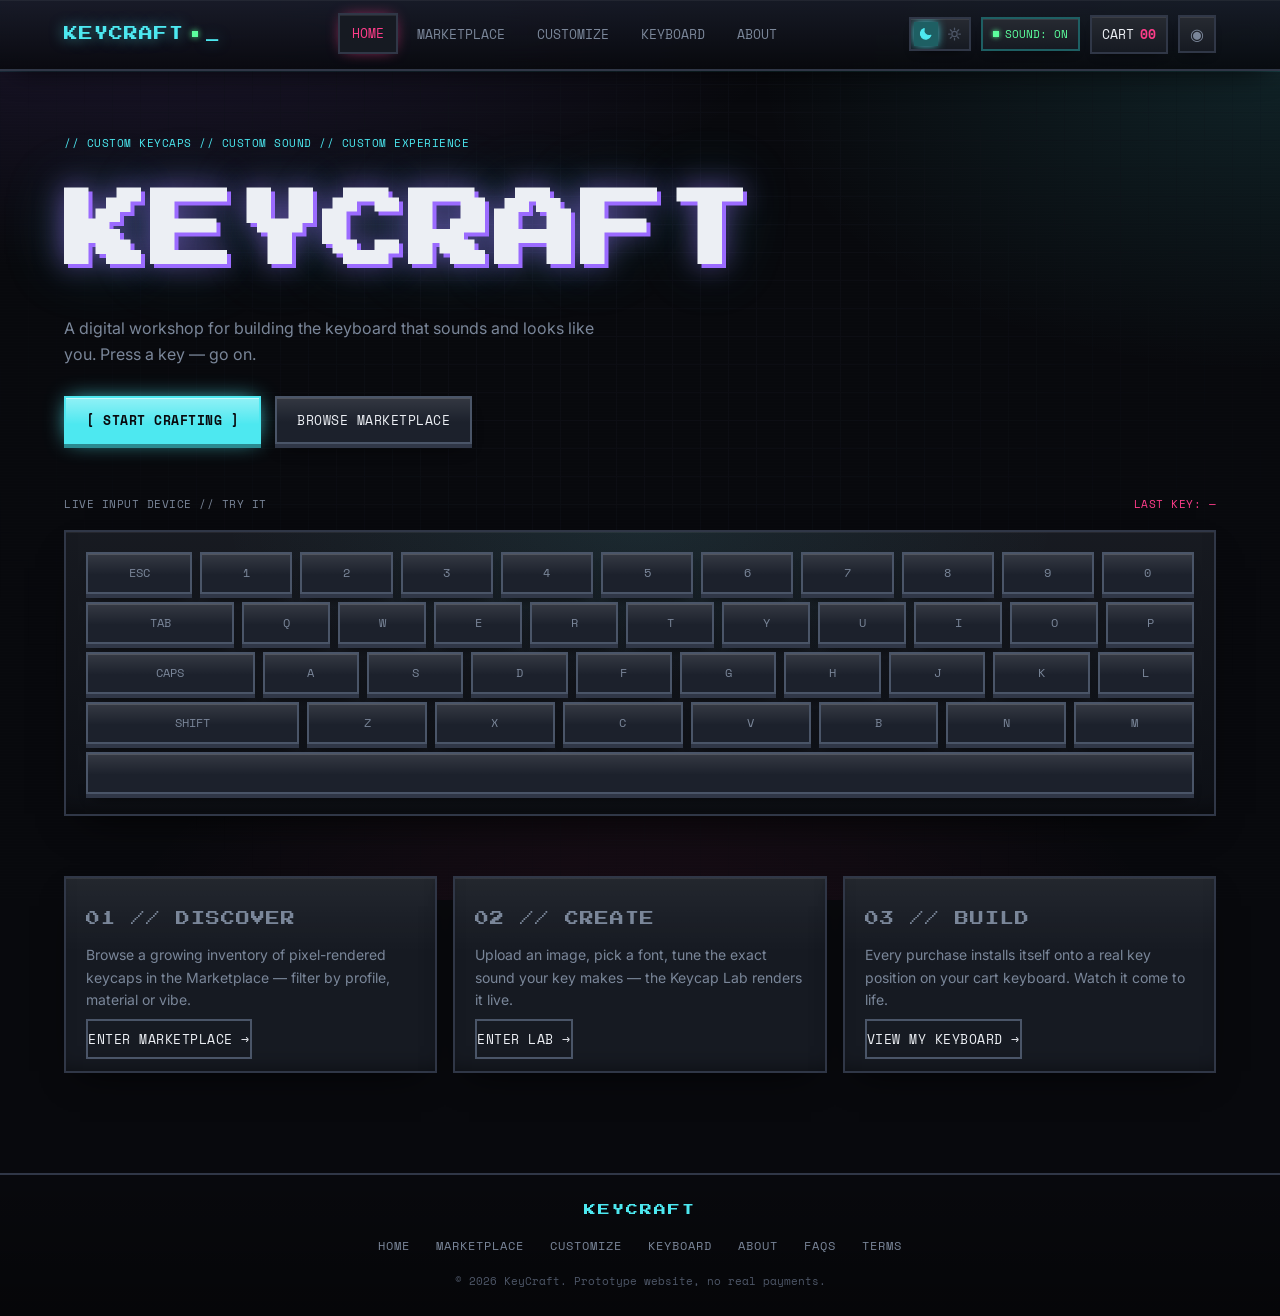
<file: index.html>
<!DOCTYPE html>
<html lang="en">
<head>
    <meta charset="UTF-8">
    <meta name="viewport" content="width=device-width, initial-scale=1">

    <title>KeyCraft // Keycap Lab</title>

    <meta
        name="description"
        content="KeyCraft — custom keycaps, custom sound, custom experience."
    >

    <link rel="stylesheet" href="css/style.css">
    <link rel="stylesheet" href="css/home.css">
<link rel="icon" type="image/svg+xml" href="data:image/svg+xml,%3Csvg xmlns='http://www.w3.org/2000/svg' viewBox='0 0 64 64'%3E%3Crect x='6' y='6' width='52' height='52' rx='12' fill='%2312161d' stroke='%234DE8F0' stroke-width='4'/%3E%3Crect x='16' y='14' width='32' height='28' rx='7' fill='%234DE8F0'/%3E%3Ctext x='32' y='36' font-family='monospace' font-size='20' font-weight='bold' text-anchor='middle' fill='%2312161d'%3EK%3C/text%3E%3C/svg%3E">
<meta property="og:title" content="KeyCraft // Keycap Lab">
<meta property="og:description" content="KeyCraft — custom keycaps, custom sound, custom experience.">
<meta property="og:type" content="website">
<link rel="stylesheet" href="css/theme.css">
<script src="js/theme.js"></script>
</head>

<body>

    <!-- =========================================================
         BACKGROUND
    ========================================================= -->

    <div id="boot-screen">
        <div class="pixel-heading">KEYCRAFT SYSTEM</div>

        <div id="boot-bar">
            <div id="boot-bar-fill"></div>
        </div>

        <div class="label mono">
            INITIALIZING KEYCAP LAB...
        </div>
    </div>

    <div class="bg-grid" aria-hidden="true"></div>
    <div class="bg-scanlines" aria-hidden="true"></div>


    <!-- =========================================================
         NAVIGATION
    ========================================================= -->

    <header class="topnav">
        <div class="topnav-inner">

            <!-- LOGO -->
            <a href="index.html" class="logo">
                KEYCRAFT
                <span class="led" aria-hidden="true"></span>
            </a>


            <!-- MOBILE MENU -->
            <button
                class="nav-burger"
                aria-label="Toggle menu"
                type="button"
            >
                ☰ MENU
            </button>


            <!-- MAIN NAV -->
            <nav class="navlinks" aria-label="Primary">

                <a
                    class="navlink active"
                    href="index.html"
                >
                    HOME
                </a>

                <a
                    class="navlink"
                    href="marketplace.html"
                >
                    MARKETPLACE
                </a>

                <a
                    class="navlink"
                    href="customize.html"
                >
                    CUSTOMIZE
                </a>

                <a
                    class="navlink"
                    href="cart.html"
                >
                    KEYBOARD
                </a>

                <a
                    class="navlink"
                    href="index.html#about"
                >
                    ABOUT
                </a>

            </nav>


            <!-- RIGHT SIDE NAV -->
            <div class="nav-right"><button class="theme-toggle" type="button" aria-label="Switch to light mode" aria-pressed="false" title="Switch to light mode"><span class="tt-knob" aria-hidden="true"></span><svg class="tt-icon tt-moon" viewBox="0 0 24 24" aria-hidden="true"><path d="M20.5 14.2A8.5 8.5 0 0 1 9.8 3.5a8.5 8.5 0 1 0 10.7 10.7z"/></svg><svg class="tt-icon tt-sun" viewBox="0 0 24 24" aria-hidden="true"><circle cx="12" cy="12" r="4.2"/><path d="M12 2.5v2.6M12 18.9v2.6M2.5 12h2.6M18.9 12h2.6M5.3 5.3l1.9 1.9M16.8 16.8l1.9 1.9M5.3 18.7l1.9-1.9M16.8 7.2l1.9-1.9"/></svg></button>

                <!-- SOUND -->
                <button
                    class="sound-toggle"
                    aria-pressed="true"
                    type="button"
                >
                    <span class="dot"></span>
                    <span class="label-text">
                        SOUND: ON
                    </span>
                </button>


                <!-- CART -->
                <a
                    href="cart.html"
                    class="cart-badge"
                    aria-label="Cart"
                >
                    CART <b>00</b>
                </a>


                <!-- USER PROFILE -->
                <!-- auth.js will automatically insert the profile avatar here -->
                <div id="kc-user-nav"></div>

            </div>

        </div>
    </header>


    <!-- =========================================================
         MAIN
    ========================================================= -->

    <main>

        <!-- =====================================================
             HERO
        ====================================================== -->

        <section class="hero wrap">

            <div class="hero-copy">

                <p class="label eyebrow">
                    // CUSTOM KEYCAPS // CUSTOM SOUND // CUSTOM EXPERIENCE
                </p>

                <h1 class="pixel-heading hero-title">
                    KEYCRAFT
                </h1>

                <p class="hero-sub">
                    A digital workshop for building the keyboard that
                    sounds and looks like you. Press a key — go on.
                </p>

                <div class="hero-actions">

                    <a
                        href="customize.html"
                        class="btn btn-primary"
                    >
                        [ START CRAFTING ]
                    </a>

                    <a
                        href="marketplace.html"
                        class="btn"
                    >
                        BROWSE MARKETPLACE
                    </a>

                </div>

            </div>

        </section>


        <!-- =====================================================
             INTERACTIVE KEYBOARD
        ====================================================== -->

        <section
            class="wrap keyboard-stage"
            aria-label="Interactive keyboard demo"
        >

            <div class="stage-header">

                <span class="label">
                    LIVE INPUT DEVICE // TRY IT
                </span>

                <span
                    id="hero-readout"
                    class="label mono"
                >
                    LAST KEY: —
                </span>

            </div>


            <div
                id="hero-keyboard"
                class="hero-keyboard"
                role="group"
                aria-label="Virtual keyboard"
            ></div>

        </section>


        <!-- =====================================================
             ABOUT / FEATURES
        ====================================================== -->

        <section
            class="wrap panel-grid"
            id="about"
        >

            <!-- DISCOVER -->
            <article class="panel">

                <p class="panel-title">
                    01 // DISCOVER
                </p>

                <p>
                    Browse a growing inventory of pixel-rendered
                    keycaps in the Marketplace — filter by profile,
                    material or vibe.
                </p>

                <a
                    class="btn btn-ghost"
                    href="marketplace.html"
                >
                    ENTER MARKETPLACE →
                </a>

            </article>


            <!-- CREATE -->
            <article class="panel">

                <p class="panel-title">
                    02 // CREATE
                </p>

                <p>
                    Upload an image, pick a font, tune the exact
                    sound your key makes — the Keycap Lab renders
                    it live.
                </p>

                <a
                    class="btn btn-ghost"
                    href="customize.html"
                >
                    ENTER LAB →
                </a>

            </article>


            <!-- BUILD -->
            <article class="panel">

                <p class="panel-title">
                    03 // BUILD
                </p>

                <p>
                    Every purchase installs itself onto a real key
                    position on your cart keyboard. Watch it come
                    to life.
                </p>

                <a
                    class="btn btn-ghost"
                    href="cart.html"
                >
                    VIEW MY KEYBOARD →
                </a>

            </article>

        </section>

    </main>


    <!-- =========================================================
         FOOTER
    ========================================================= -->

    <footer class="site-footer">
  <div class="wrap footer-simple">
    <a href="index.html" class="footer-logo">KEYCRAFT</a>
    <nav class="footer-links" aria-label="Footer">
      <a href="index.html">Home</a>
      <a href="marketplace.html">Marketplace</a>
      <a href="customize.html">Customize</a>
      <a href="cart.html">Keyboard</a>
      <a href="index.html#about">About</a>
      <a href="info.html#faqs">FAQs</a>
      <a href="info.html#terms">Terms</a>
    </nav>
    <p class="footer-copy">&copy; 2026 KeyCraft. Prototype website, no real payments.</p>
  </div>
</footer>


    <!-- =========================================================
         JAVASCRIPT
         
         IMPORTANT:
         auth.js is loaded BEFORE home.js because home.js may
         interact with the profile system later.
    ========================================================= -->

    <script src="js/sounds.js"></script>
    <script src="js/cart-store.js"></script>
    <script src="js/main.js"></script>
    <script src="js/auth.js"></script>
    <script src="js/home.js"></script>

</body>
</html>
</file>
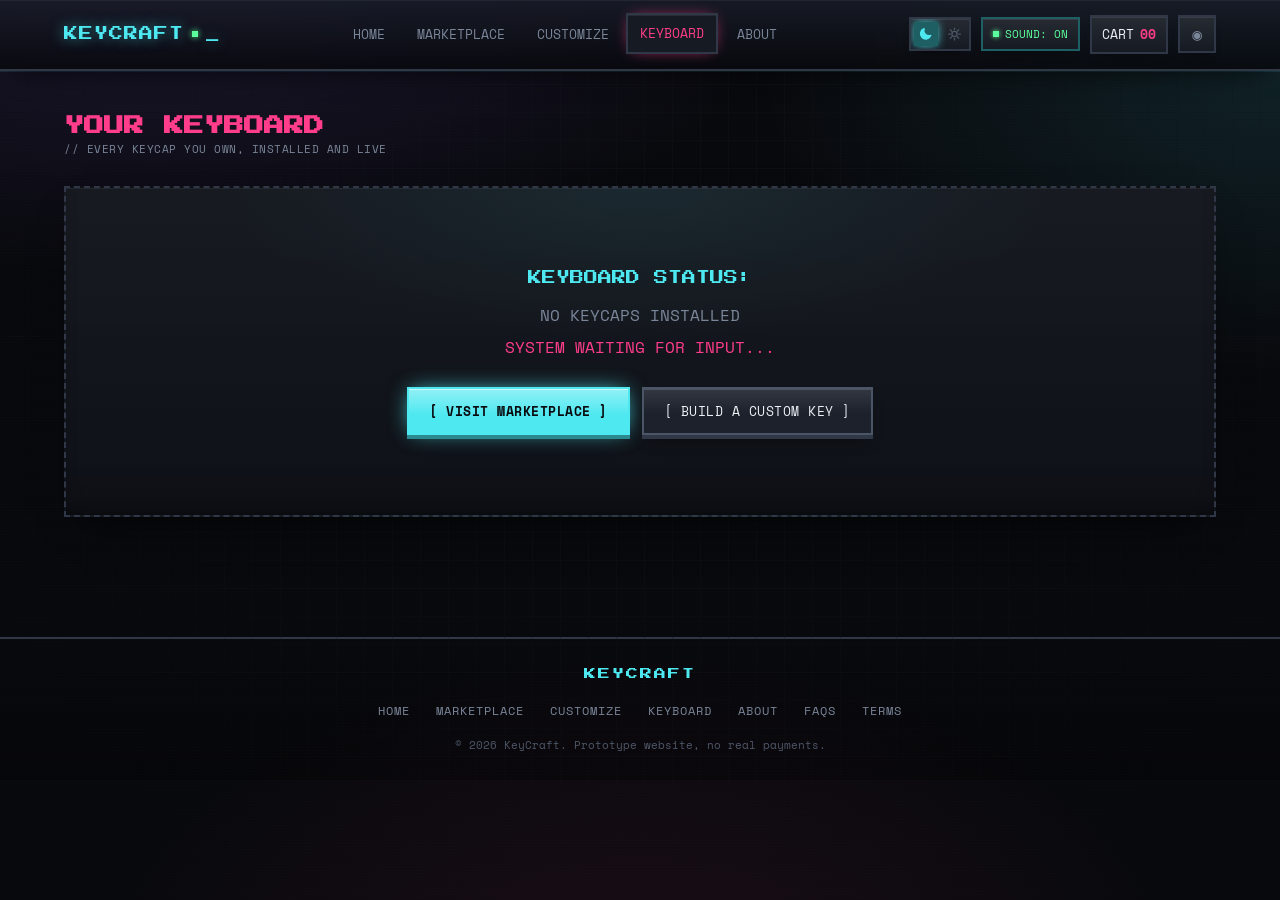
<file: cart.html>
<!DOCTYPE html>
<html lang="en">
<head>
<meta charset="UTF-8">
<meta name="viewport" content="width=device-width, initial-scale=1">
<title>Your Keyboard // KeyCraft</title>
<link rel="stylesheet" href="css/style.css">
<link rel="stylesheet" href="css/cart.css">
<meta name="description" content="Preview every keycap you own on a live keyboard, review your cart list and check out.">
<link rel="icon" type="image/svg+xml" href="data:image/svg+xml,%3Csvg xmlns='http://www.w3.org/2000/svg' viewBox='0 0 64 64'%3E%3Crect x='6' y='6' width='52' height='52' rx='12' fill='%2312161d' stroke='%234DE8F0' stroke-width='4'/%3E%3Crect x='16' y='14' width='32' height='28' rx='7' fill='%234DE8F0'/%3E%3Ctext x='32' y='36' font-family='monospace' font-size='20' font-weight='bold' text-anchor='middle' fill='%2312161d'%3EK%3C/text%3E%3C/svg%3E">
<meta property="og:title" content="Your Keyboard // KeyCraft">
<meta property="og:description" content="Preview every keycap you own on a live keyboard, review your cart list and check out.">
<meta property="og:type" content="website">
<link rel="stylesheet" href="css/theme.css">
<link rel="stylesheet" href="css/keycap-designs.css">
<script src="js/theme.js"></script>
</head>
<body>

<div class="bg-grid" aria-hidden="true"></div>
<div class="bg-scanlines" aria-hidden="true"></div>

<header class="topnav">
  <div class="topnav-inner">
    <a href="index.html" class="logo">KEYCRAFT<span class="led" aria-hidden="true"></span></a>
    <button class="nav-burger" aria-label="Toggle menu" type="button">☰ MENU</button>
    <nav class="navlinks" aria-label="Primary">
      <a class="navlink" href="index.html">HOME</a>
      <a class="navlink" href="marketplace.html">MARKETPLACE</a>
      <a class="navlink" href="customize.html">CUSTOMIZE</a>
      <a class="navlink active" href="cart.html">KEYBOARD</a>
      <a class="navlink" href="index.html#about">ABOUT</a>
    </nav>
    <div class="nav-right"><button class="theme-toggle" type="button" aria-label="Switch to light mode" aria-pressed="false" title="Switch to light mode"><span class="tt-knob" aria-hidden="true"></span><svg class="tt-icon tt-moon" viewBox="0 0 24 24" aria-hidden="true"><path d="M20.5 14.2A8.5 8.5 0 0 1 9.8 3.5a8.5 8.5 0 1 0 10.7 10.7z"/></svg><svg class="tt-icon tt-sun" viewBox="0 0 24 24" aria-hidden="true"><circle cx="12" cy="12" r="4.2"/><path d="M12 2.5v2.6M12 18.9v2.6M2.5 12h2.6M18.9 12h2.6M5.3 5.3l1.9 1.9M16.8 16.8l1.9 1.9M5.3 18.7l1.9-1.9M16.8 7.2l1.9-1.9"/></svg></button>
      <button class="sound-toggle" aria-pressed="true" type="button"><span class="dot"></span><span class="label-text">SOUND: ON</span></button>
      <a href="cart.html" class="cart-badge" aria-label="Cart">CART <b>00</b></a>
      <div id="kc-user-nav"></div>
    </div>
  </div>
</header>

<main class="wrap cart-main">
  <div class="cart-head">
    <h1 class="pixel-heading">YOUR KEYBOARD</h1>
    <p class="label mono">// EVERY KEYCAP YOU OWN, INSTALLED AND LIVE</p>
  </div>

  <!-- EMPTY STATE -->
  <div id="empty-state" class="empty-state hidden">
    <p class="pixel-heading empty-title">KEYBOARD STATUS:</p>
    <p class="empty-line">NO KEYCAPS INSTALLED</p>
    <p class="empty-line blink-text">SYSTEM WAITING FOR INPUT...</p>
    <div class="empty-actions">
      <a href="marketplace.html" class="btn btn-primary">[ VISIT MARKETPLACE ]</a>
      <a href="customize.html" class="btn">[ BUILD A CUSTOM KEY ]</a>
    </div>
  </div>

  <!-- KEYBOARD + PANEL -->
  <div id="cart-content" class="cart-grid hidden">
    <section class="keyboard-wrap">
      <div id="cart-keyboard" class="cart-keyboard" role="group" aria-label="Your keyboard"></div>
      <div id="key-detail" class="key-detail hidden"></div>
    </section>

    <aside class="panel status-panel">
      <p class="panel-title">CART STATUS</p>
      <div class="status-row"><span class="label">KEYCAPS INSTALLED</span><span class="mono" id="stat-count">00</span></div>
      <div class="status-row"><span class="label">CUSTOM KEYS</span><span class="mono" id="stat-custom">00</span></div>
      <div class="status-row"><span class="label">BASE TOTAL</span><span class="mono" id="stat-base">₱0</span></div>
      <div class="status-row"><span class="label">CUSTOMIZATION</span><span class="mono" id="stat-customfee">₱0</span></div>
      <div class="status-row total-row"><span class="label">TOTAL</span><span class="mono" id="stat-total">₱0</span></div>
      <button class="btn btn-primary" id="checkout-btn">[ CHECKOUT ]</button>
      <button class="btn btn-danger" id="clear-btn">[ CLEAR KEYBOARD ]</button>
    </aside>
  </div>

  <!-- CART LIST (every item, including duplicates for the same key) -->
  <section id="cart-list-wrap" class="panel cart-list-wrap hidden">
    <p class="panel-title">CART LIST</p>
    <div id="cart-list" class="cart-list"></div>
  </section>
</main>

<!-- Checkout modal -->
<div id="checkout-modal" class="modal-overlay hidden" role="dialog" aria-modal="true">
  <div class="modal-box checkout-box">
    <button id="checkout-close" class="btn btn-ghost modal-close" aria-label="Close">✕</button>
    <div id="checkout-body"></div>
  </div>
</div>

<footer class="site-footer">
  <div class="wrap footer-simple">
    <a href="index.html" class="footer-logo">KEYCRAFT</a>
    <nav class="footer-links" aria-label="Footer">
      <a href="index.html">Home</a>
      <a href="marketplace.html">Marketplace</a>
      <a href="customize.html">Customize</a>
      <a href="cart.html">Keyboard</a>
      <a href="index.html#about">About</a>
      <a href="info.html#faqs">FAQs</a>
      <a href="info.html#terms">Terms</a>
    </nav>
    <p class="footer-copy">&copy; 2026 KeyCraft. Prototype website, no real payments.</p>
  </div>
</footer>

<script src="js/sounds.js"></script>
<script src="js/cart-store.js"></script>
<script src="js/main.js"></script>
<script src="js/auth.js"></script>
<script src="js/cart.js"></script>
</body>
</html>
</file>
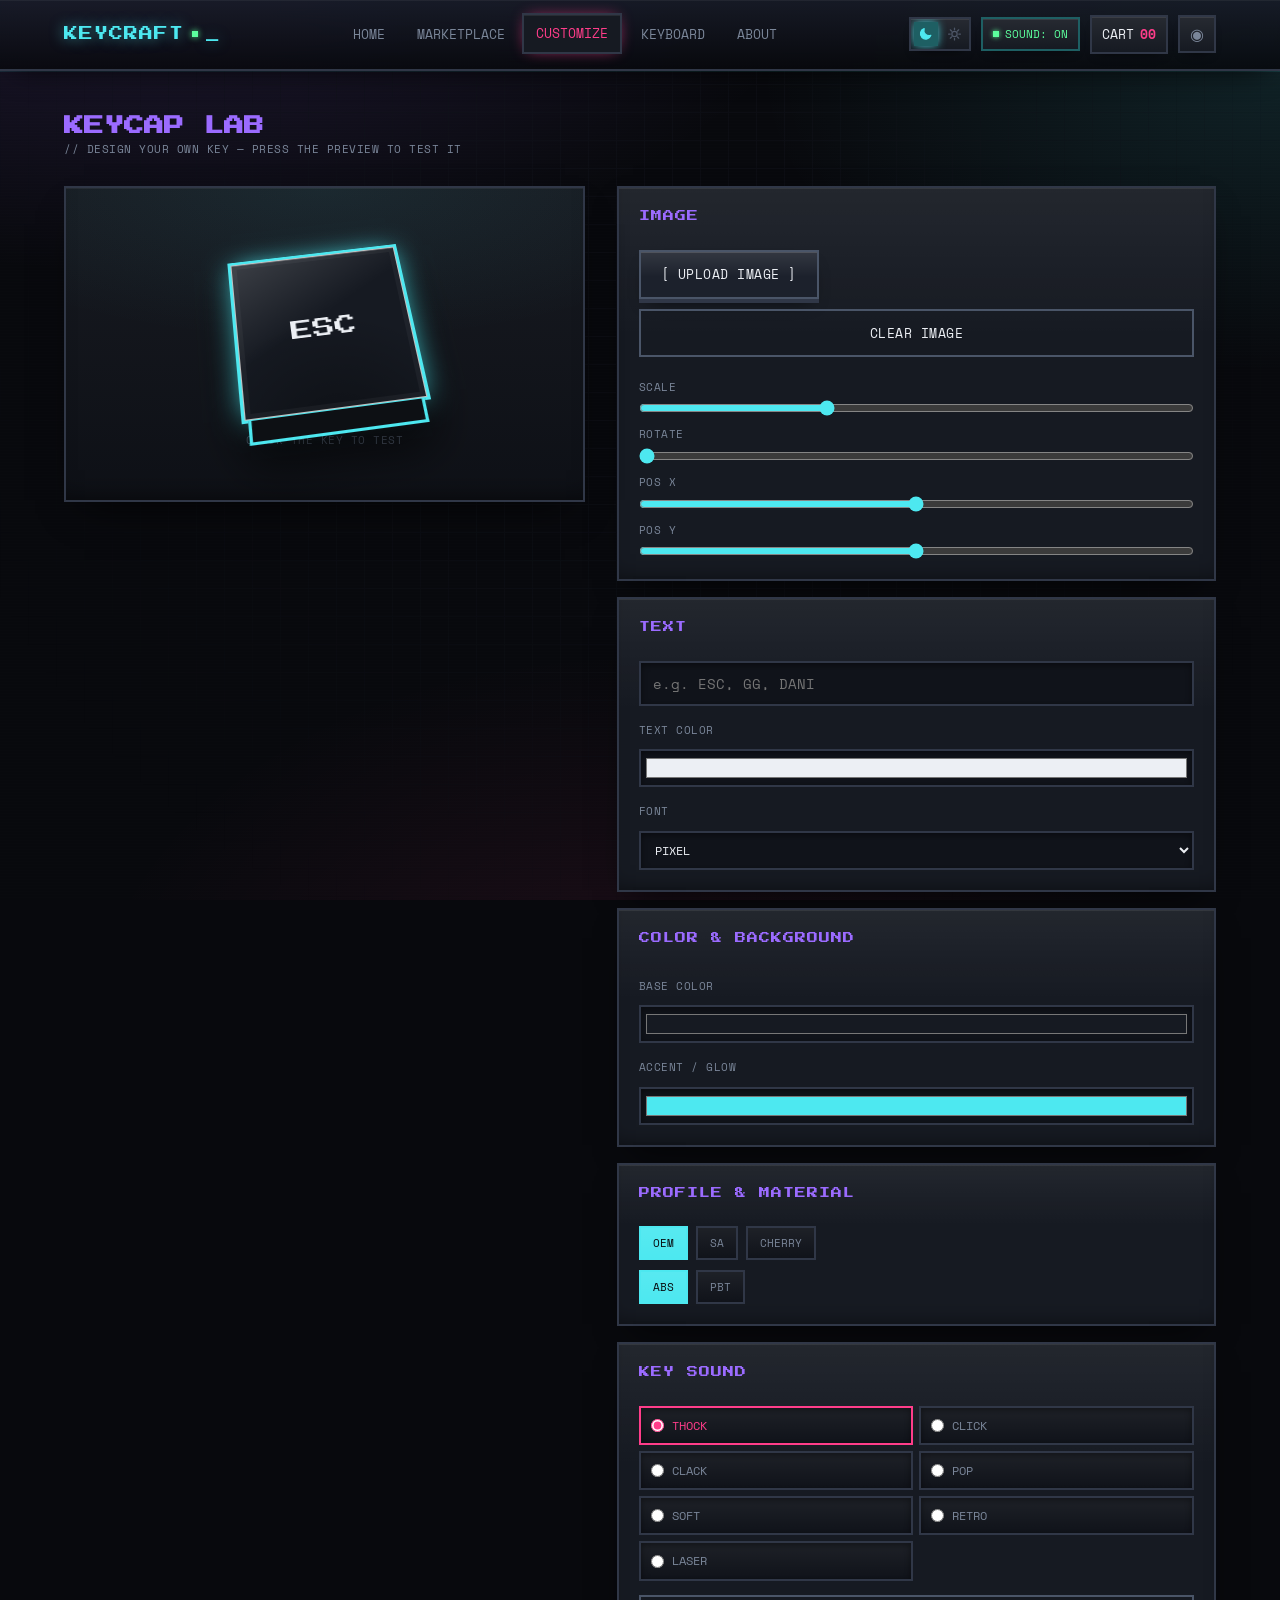
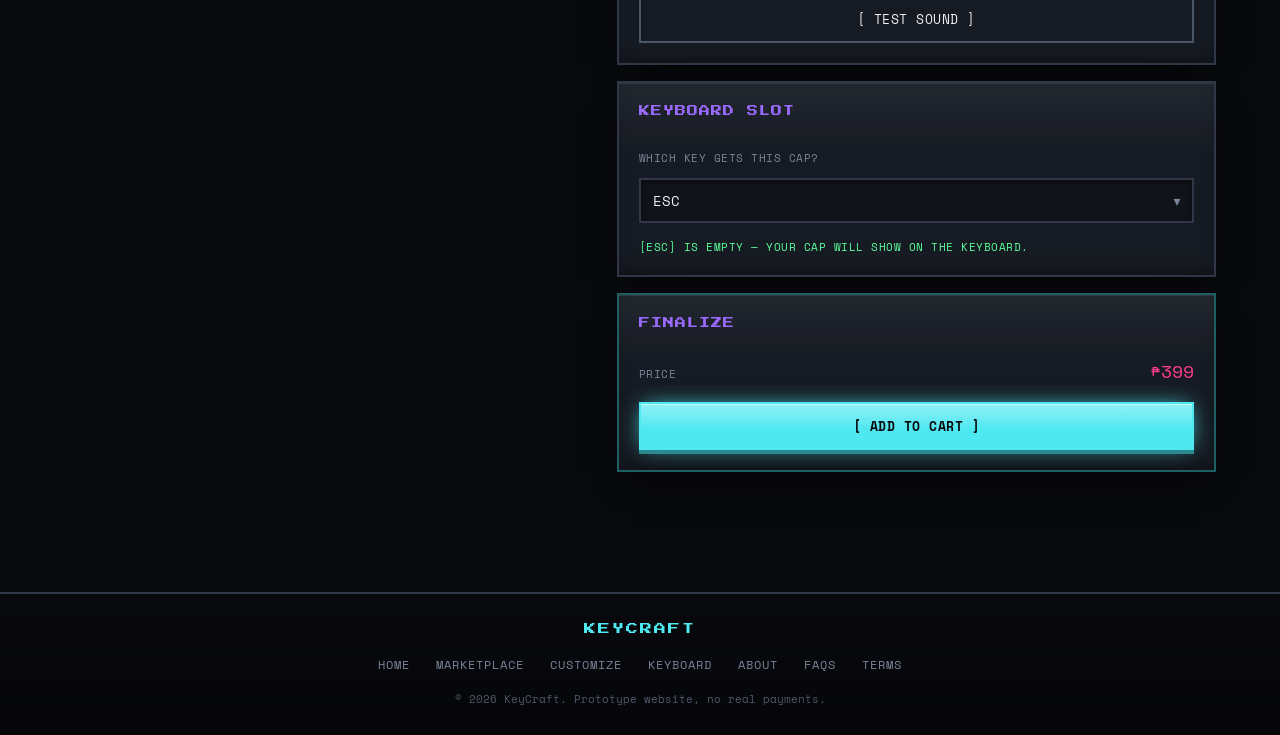
<file: customize.html>
<!DOCTYPE html>
<html lang="en">
<head>
<meta charset="UTF-8">
<meta name="viewport" content="width=device-width, initial-scale=1">
<title>Keycap Lab // KeyCraft</title>
<link rel="stylesheet" href="css/style.css">
<link rel="stylesheet" href="css/customize.css">
<meta name="description" content="Design your own keycap in the Keycap Lab: pick colors, text, fonts, an image and a sound, then place it on your keyboard.">
<link rel="icon" type="image/svg+xml" href="data:image/svg+xml,%3Csvg xmlns='http://www.w3.org/2000/svg' viewBox='0 0 64 64'%3E%3Crect x='6' y='6' width='52' height='52' rx='12' fill='%2312161d' stroke='%234DE8F0' stroke-width='4'/%3E%3Crect x='16' y='14' width='32' height='28' rx='7' fill='%234DE8F0'/%3E%3Ctext x='32' y='36' font-family='monospace' font-size='20' font-weight='bold' text-anchor='middle' fill='%2312161d'%3EK%3C/text%3E%3C/svg%3E">
<meta property="og:title" content="Keycap Lab // KeyCraft">
<meta property="og:description" content="Design your own keycap in the Keycap Lab: pick colors, text, fonts, an image and a sound, then place it on your keyboard.">
<meta property="og:type" content="website">
<link rel="stylesheet" href="css/theme.css">
<script src="js/theme.js"></script>
</head>
<body>

<div class="bg-grid" aria-hidden="true"></div>
<div class="bg-scanlines" aria-hidden="true"></div>

<header class="topnav">
  <div class="topnav-inner">
    <a href="index.html" class="logo">KEYCRAFT<span class="led" aria-hidden="true"></span></a>
    <button class="nav-burger" aria-label="Toggle menu" type="button">☰ MENU</button>
    <nav class="navlinks" aria-label="Primary">
      <a class="navlink" href="index.html">HOME</a>
      <a class="navlink" href="marketplace.html">MARKETPLACE</a>
      <a class="navlink active" href="customize.html">CUSTOMIZE</a>
      <a class="navlink" href="cart.html">KEYBOARD</a>
      <a class="navlink" href="index.html#about">ABOUT</a>
    </nav>
    <div class="nav-right"><button class="theme-toggle" type="button" aria-label="Switch to light mode" aria-pressed="false" title="Switch to light mode"><span class="tt-knob" aria-hidden="true"></span><svg class="tt-icon tt-moon" viewBox="0 0 24 24" aria-hidden="true"><path d="M20.5 14.2A8.5 8.5 0 0 1 9.8 3.5a8.5 8.5 0 1 0 10.7 10.7z"/></svg><svg class="tt-icon tt-sun" viewBox="0 0 24 24" aria-hidden="true"><circle cx="12" cy="12" r="4.2"/><path d="M12 2.5v2.6M12 18.9v2.6M2.5 12h2.6M18.9 12h2.6M5.3 5.3l1.9 1.9M16.8 16.8l1.9 1.9M5.3 18.7l1.9-1.9M16.8 7.2l1.9-1.9"/></svg></button>
      <button class="sound-toggle" aria-pressed="true" type="button"><span class="dot"></span><span class="label-text">SOUND: ON</span></button>
      <a href="cart.html" class="cart-badge" aria-label="Cart">CART <b>00</b></a>
      <div id="kc-user-nav"></div>
    </div>
  </div>
</header>

<main class="wrap lab-main">
  <div class="lab-head">
    <h1 class="pixel-heading">KEYCAP LAB</h1>
    <p class="label mono">// DESIGN YOUR OWN KEY — PRESS THE PREVIEW TO TEST IT</p>
  </div>

  <div class="lab-grid">
    <!-- PREVIEW -->
    <section class="lab-preview">
      <div class="preview-stage">
        <button id="keycap-preview" class="keycap3d" aria-label="Press to test your keycap">
          <div class="k3d-top" id="k3d-top">
            <img id="k3d-image" alt="" hidden>
            <span id="k3d-text" class="k3d-text">KEY</span>
          </div>
          <div class="k3d-side"></div>
        </button>
      </div>
      <p class="label mono preview-hint">CLICK THE KEY TO TEST</p>
    </section>

    <!-- CONTROLS -->
    <section class="lab-controls">

      <div class="panel ctrl-group">
        <p class="panel-title">IMAGE</p>
        <label class="btn upload-btn" for="img-upload">[ UPLOAD IMAGE ]</label>
        <input type="file" id="img-upload" accept="image/*" hidden aria-label="Upload keycap image">
        <button class="btn btn-ghost" id="img-clear">CLEAR IMAGE</button>
        <div class="slider-row" id="image-controls" hidden>
          <label class="label" for="img-scale">SCALE</label>
          <input type="range" id="img-scale" min="50" max="200" value="100">
          <label class="label" for="img-rotate">ROTATE</label>
          <input type="range" id="img-rotate" min="0" max="360" value="0">
          <label class="label" for="img-x">POS X</label>
          <input type="range" id="img-x" min="-30" max="30" value="0">
          <label class="label" for="img-y">POS Y</label>
          <input type="range" id="img-y" min="-30" max="30" value="0">
        </div>
      </div>

      <div class="panel ctrl-group">
        <p class="panel-title">TEXT</p>
        <input type="text" id="key-text" class="text-input" maxlength="6" placeholder="e.g. ESC, GG, DANI" aria-label="Keycap text">
        <label class="label" for="text-color">TEXT COLOR</label>
        <input type="color" id="text-color" value="#ECEFF4">
        <label class="label" for="font-select">FONT</label>
        <select id="font-select" class="mono-select">
          <option value="'Press Start 2P', monospace">PIXEL</option>
          <option value="'Space Mono', monospace">MONO</option>
          <option value="'Inter', sans-serif">CLEAN</option>
        </select>
      </div>

      <div class="panel ctrl-group">
        <p class="panel-title">COLOR &amp; BACKGROUND</p>
        <label class="label" for="bg-color">BASE COLOR</label>
        <input type="color" id="bg-color" value="#161A22">
        <label class="label" for="accent-color">ACCENT / GLOW</label>
        <input type="color" id="accent-color" value="#4DE8F0">
      </div>

      <div class="panel ctrl-group">
        <p class="panel-title">PROFILE &amp; MATERIAL</p>
        <div class="pill-row" id="profile-row" role="group" aria-label="Profile">
          <button class="pill active" data-profile="OEM">OEM</button>
          <button class="pill" data-profile="SA">SA</button>
          <button class="pill" data-profile="Cherry">CHERRY</button>
        </div>
        <div class="pill-row" id="material-row" role="group" aria-label="Material">
          <button class="pill active" data-material="ABS">ABS</button>
          <button class="pill" data-material="PBT">PBT</button>
        </div>
      </div>

      <div class="panel ctrl-group">
        <p class="panel-title">KEY SOUND</p>
        <div class="sound-options" id="sound-options" role="radiogroup" aria-label="Key sound">
          <label class="sound-opt"><input type="radio" name="key-sound" value="thock" checked><span>THOCK</span></label>
          <label class="sound-opt"><input type="radio" name="key-sound" value="click"><span>CLICK</span></label>
          <label class="sound-opt"><input type="radio" name="key-sound" value="clack"><span>CLACK</span></label>
          <label class="sound-opt"><input type="radio" name="key-sound" value="pop"><span>POP</span></label>
          <label class="sound-opt"><input type="radio" name="key-sound" value="soft"><span>SOFT</span></label>
          <label class="sound-opt"><input type="radio" name="key-sound" value="retro"><span>RETRO</span></label>
          <label class="sound-opt"><input type="radio" name="key-sound" value="laser"><span>LASER</span></label>
        </div>
        <button class="btn btn-ghost" id="test-sound-btn">[ TEST SOUND ]</button>
      </div>

      <div class="panel ctrl-group slot-group">
        <p class="panel-title">KEYBOARD SLOT</p>
        <label class="label" for="slot-search">WHICH KEY GETS THIS CAP?</label>
        <div class="combo" id="slot-combo">
          <input type="text" id="slot-search" class="text-input combo-input" role="combobox" aria-expanded="false" aria-controls="slot-list" aria-autocomplete="list" autocomplete="off" placeholder="Search a key — e.g. Q, ESC, SPACE">
          <button type="button" class="combo-arrow" id="slot-arrow" tabindex="-1" aria-label="Show all keys">▾</button>
          <ul id="slot-list" class="combo-list" role="listbox" hidden></ul>
        </div>
        <p class="label slot-note" id="slot-note"></p>
      </div>

      <div class="panel ctrl-group checkout-group">
        <p class="panel-title">FINALIZE</p>
        <div class="price-row">
          <span class="label">PRICE</span>
          <span class="mono price-display" id="lab-price">₱399</span>
        </div>
        <button class="btn btn-primary" id="add-custom-btn">[ ADD TO CART ]</button>
      </div>

    </section>
  </div>
</main>

<footer class="site-footer">
  <div class="wrap footer-simple">
    <a href="index.html" class="footer-logo">KEYCRAFT</a>
    <nav class="footer-links" aria-label="Footer">
      <a href="index.html">Home</a>
      <a href="marketplace.html">Marketplace</a>
      <a href="customize.html">Customize</a>
      <a href="cart.html">Keyboard</a>
      <a href="index.html#about">About</a>
      <a href="info.html#faqs">FAQs</a>
      <a href="info.html#terms">Terms</a>
    </nav>
    <p class="footer-copy">&copy; 2026 KeyCraft. Prototype website, no real payments.</p>
  </div>
</footer>

<script src="js/sounds.js"></script>
<script src="js/cart-store.js"></script>
<script src="js/main.js"></script>
<script src="js/auth.js"></script>
<script src="js/customize.js"></script>
</body>
</html>
</file>
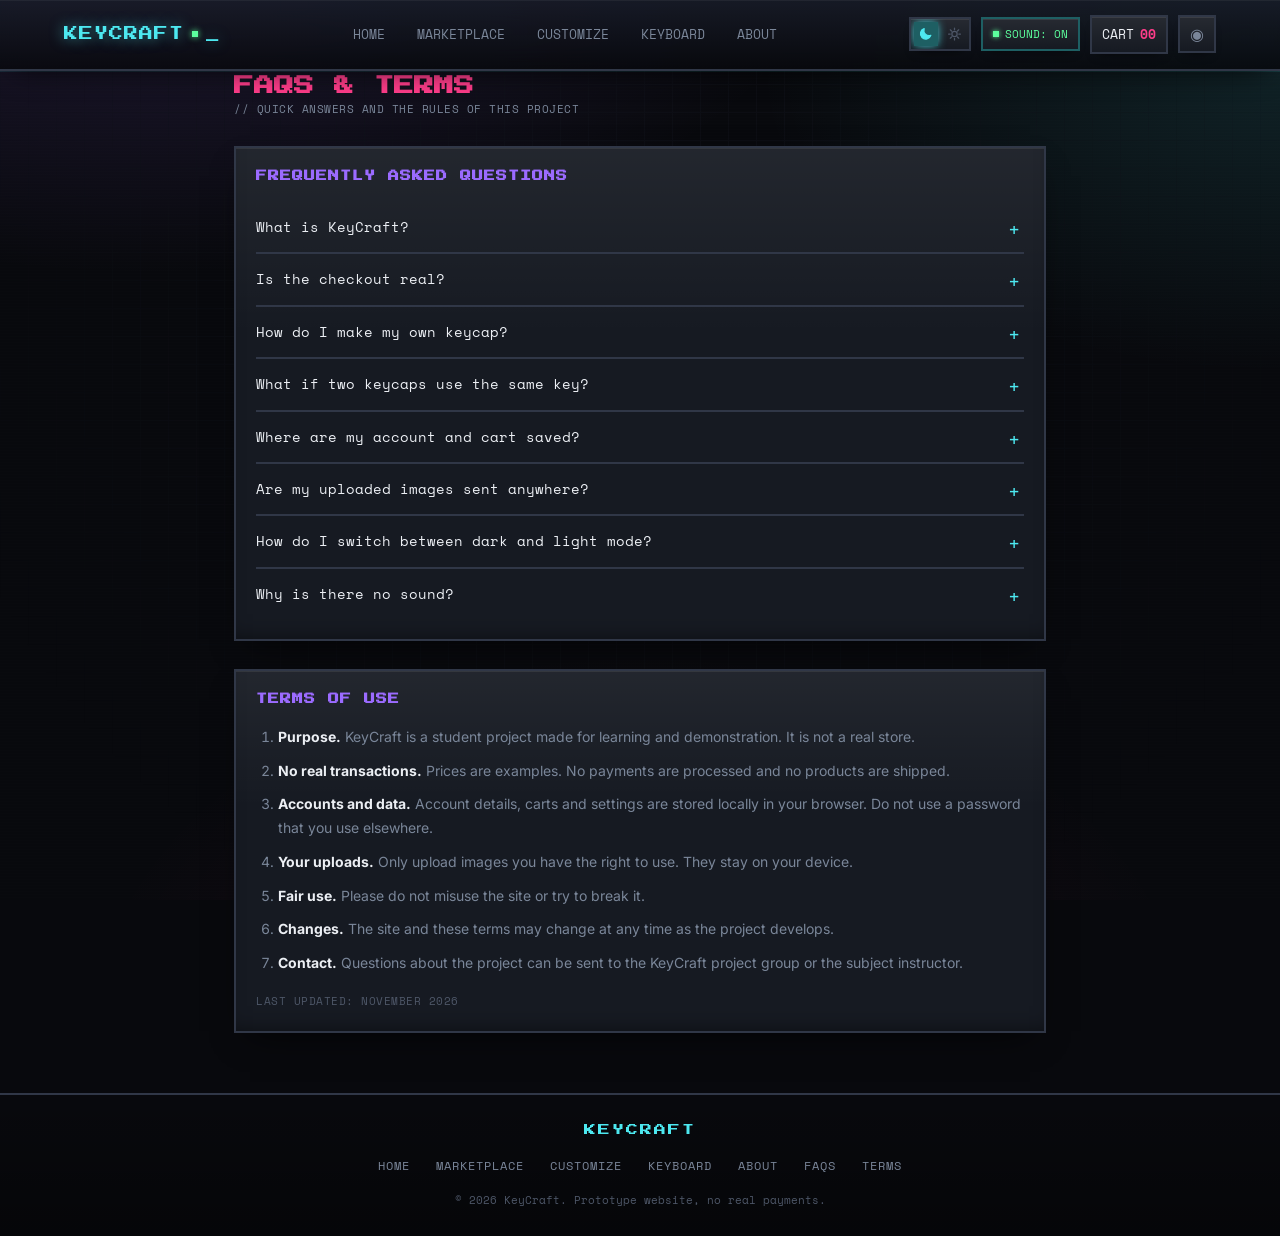
<file: info.html>
<!DOCTYPE html>
<html lang="en">
<head>
<meta charset="UTF-8">
<meta name="viewport" content="width=device-width, initial-scale=1">
<title>FAQs and Terms // KeyCraft</title>
<link rel="stylesheet" href="css/style.css">
<meta name="description" content="Answers to common questions about KeyCraft, plus the terms of use for this student project.">
<link rel="icon" type="image/svg+xml" href="data:image/svg+xml,%3Csvg xmlns='http://www.w3.org/2000/svg' viewBox='0 0 64 64'%3E%3Crect x='6' y='6' width='52' height='52' rx='12' fill='%2312161d' stroke='%234DE8F0' stroke-width='4'/%3E%3Crect x='16' y='14' width='32' height='28' rx='7' fill='%234DE8F0'/%3E%3Ctext x='32' y='36' font-family='monospace' font-size='20' font-weight='bold' text-anchor='middle' fill='%2312161d'%3EK%3C/text%3E%3C/svg%3E">
<meta property="og:title" content="FAQs and Terms // KeyCraft">
<meta property="og:description" content="Answers to common questions about KeyCraft, plus the terms of use for this student project.">
<meta property="og:type" content="website">
<link rel="stylesheet" href="css/theme.css">
<link rel="stylesheet" href="css/info.css">
<script src="js/theme.js"></script>
</head>
<body>

<div class="bg-grid" aria-hidden="true"></div>
<div class="bg-scanlines" aria-hidden="true"></div>

<header class="topnav">
  <div class="topnav-inner">
    <a href="index.html" class="logo">KEYCRAFT<span class="led" aria-hidden="true"></span></a>
    <button class="nav-burger" aria-label="Toggle menu" type="button">☰ MENU</button>
    <nav class="navlinks" aria-label="Primary">
      <a class="navlink" href="index.html">HOME</a>
      <a class="navlink" href="marketplace.html">MARKETPLACE</a>
      <a class="navlink" href="customize.html">CUSTOMIZE</a>
      <a class="navlink" href="cart.html">KEYBOARD</a>
      <a class="navlink" href="index.html#about">ABOUT</a>
    </nav>
    <div class="nav-right"><button class="theme-toggle" type="button" aria-label="Switch to light mode" aria-pressed="false" title="Switch to light mode"><span class="tt-knob" aria-hidden="true"></span><svg class="tt-icon tt-moon" viewBox="0 0 24 24" aria-hidden="true"><path d="M20.5 14.2A8.5 8.5 0 0 1 9.8 3.5a8.5 8.5 0 1 0 10.7 10.7z"/></svg><svg class="tt-icon tt-sun" viewBox="0 0 24 24" aria-hidden="true"><circle cx="12" cy="12" r="4.2"/><path d="M12 2.5v2.6M12 18.9v2.6M2.5 12h2.6M18.9 12h2.6M5.3 5.3l1.9 1.9M16.8 16.8l1.9 1.9M5.3 18.7l1.9-1.9M16.8 7.2l1.9-1.9"/></svg></button>
      <button class="sound-toggle" aria-pressed="true" type="button"><span class="dot"></span><span class="label-text">SOUND: ON</span></button>
      <a href="cart.html" class="cart-badge" aria-label="Cart">CART <b>00</b></a>
      <div id="kc-user-nav"></div>
    </div>
  </div>
</header>

<main class="wrap info-main">
  <div class="info-head">
    <h1 class="pixel-heading">FAQS &amp; TERMS</h1>
    <p class="label mono">// QUICK ANSWERS AND THE RULES OF THIS PROJECT</p>
  </div>

  <section id="faqs" class="panel info-card" aria-labelledby="faqs-title">
    <h2 id="faqs-title" class="panel-title">FREQUENTLY ASKED QUESTIONS</h2>
    <div class="faq-list">
      <details class="faq">
        <summary>What is KeyCraft?</summary>
        <p>A school-project website where you can browse keycaps, design your own, and preview them on a live keyboard.</p>
      </details>
      <details class="faq">
        <summary>Is the checkout real?</summary>
        <p>No. The checkout is a prototype, so no payment is taken and no order is placed.</p>
      </details>
      <details class="faq">
        <summary>How do I make my own keycap?</summary>
        <p>Open Customize, pick the text, colors, font, material, image and sound, choose which key it goes on, then add it to the cart.</p>
      </details>
      <details class="faq">
        <summary>What if two keycaps use the same key?</summary>
        <p>Both stay in your cart list, but the keyboard shows the first one you added. If you remove it, the next one takes its place.</p>
      </details>
      <details class="faq">
        <summary>Where are my account and cart saved?</summary>
        <p>Only in your own browser on your own device. Clearing your browser data removes them, and they will not appear on other devices.</p>
      </details>
      <details class="faq">
        <summary>Are my uploaded images sent anywhere?</summary>
        <p>No. Uploaded images stay in your browser.</p>
      </details>
      <details class="faq">
        <summary>How do I switch between dark and light mode?</summary>
        <p>Use the moon/sun button in the top bar. The site remembers your choice.</p>
      </details>
      <details class="faq">
        <summary>Why is there no sound?</summary>
        <p>Check that the Sound button in the top bar says ON and that your device is not muted.</p>
      </details>
    </div>
  </section>

  <section id="terms" class="panel info-card" aria-labelledby="terms-title">
    <h2 id="terms-title" class="panel-title">TERMS OF USE</h2>
    <ol class="terms-list">
        <li><strong>Purpose.</strong> KeyCraft is a student project made for learning and demonstration. It is not a real store.</li>
        <li><strong>No real transactions.</strong> Prices are examples. No payments are processed and no products are shipped.</li>
        <li><strong>Accounts and data.</strong> Account details, carts and settings are stored locally in your browser. Do not use a password that you use elsewhere.</li>
        <li><strong>Your uploads.</strong> Only upload images you have the right to use. They stay on your device.</li>
        <li><strong>Fair use.</strong> Please do not misuse the site or try to break it.</li>
        <li><strong>Changes.</strong> The site and these terms may change at any time as the project develops.</li>
        <li><strong>Contact.</strong> Questions about the project can be sent to the KeyCraft project group or the subject instructor.</li>
    </ol>
    <p class="info-updated label mono">LAST UPDATED: NOVEMBER 2026</p>
  </section>
</main>

<footer class="site-footer">
  <div class="wrap footer-simple">
    <a href="index.html" class="footer-logo">KEYCRAFT</a>
    <nav class="footer-links" aria-label="Footer">
      <a href="index.html">Home</a>
      <a href="marketplace.html">Marketplace</a>
      <a href="customize.html">Customize</a>
      <a href="cart.html">Keyboard</a>
      <a href="index.html#about">About</a>
      <a href="info.html#faqs">FAQs</a>
      <a href="info.html#terms">Terms</a>
    </nav>
    <p class="footer-copy">&copy; 2026 KeyCraft. Prototype website, no real payments.</p>
  </div>
</footer>

<script src="js/sounds.js"></script>
<script src="js/cart-store.js"></script>
<script src="js/main.js"></script>
<script src="js/auth.js"></script>
</body>
</html>
</file>
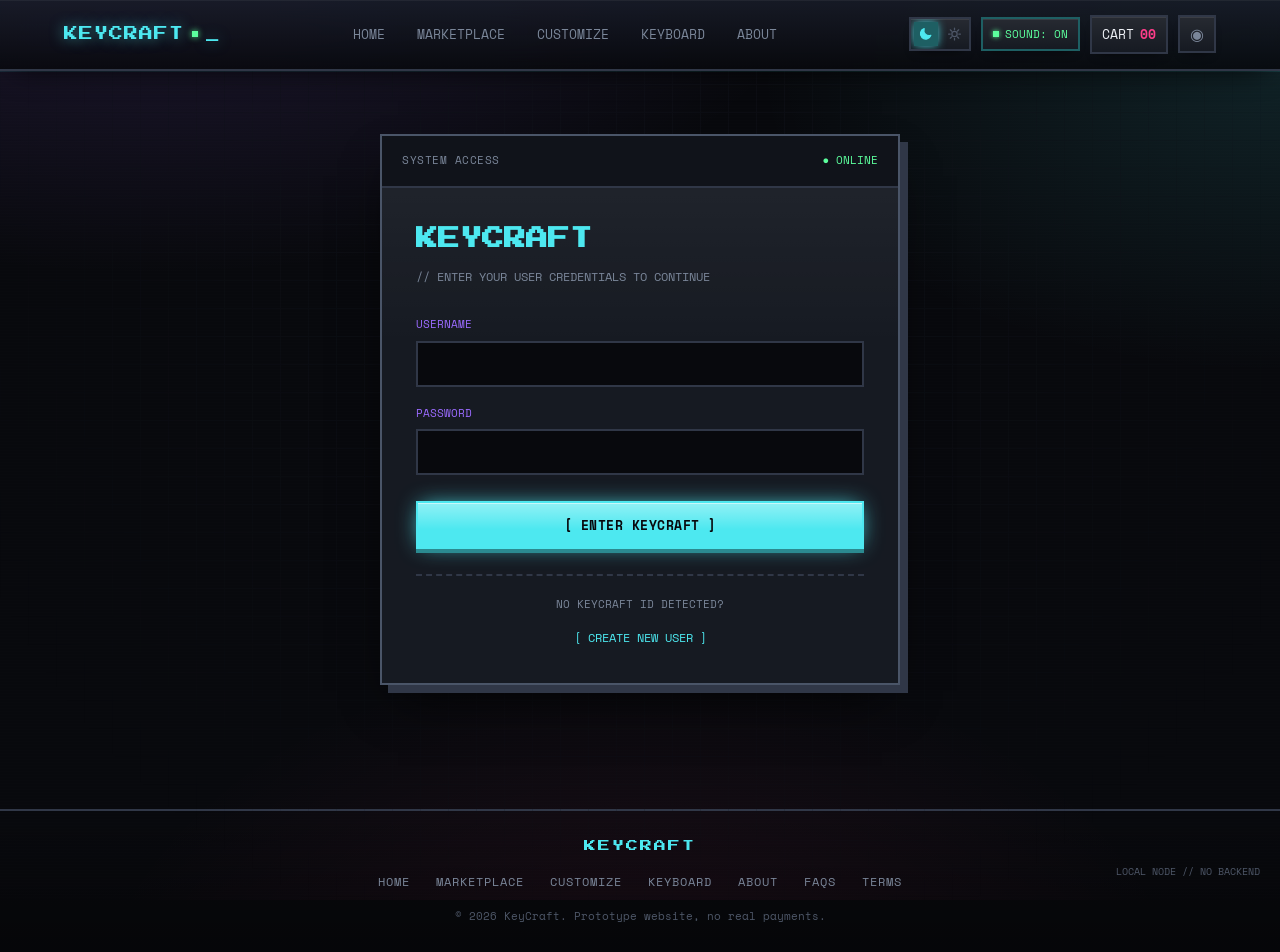
<file: login.html>
<!DOCTYPE html>
<html lang="en">

<head>

<meta charset="UTF-8">

<meta
  name="viewport"
  content="width=device-width, initial-scale=1"
>

<title>KeyCraft // System Access</title>

<link
  rel="stylesheet"
  href="css/style.css"
>

<style>

/* ============================================================
   LOGIN PAGE
   ============================================================ */

.auth-page {

  min-height: calc(100vh - 72px - 150px);

  display: flex;

  align-items: center;

  justify-content: center;

  padding: 30px 20px;

  position: relative;

  z-index: 2;

}


.auth-terminal {

  width: 100%;

  max-width: 520px;

  background: var(--panel);

  border: 2px solid var(--border-bright);

  box-shadow:
    8px 8px 0 var(--border);

}


.auth-header {

  padding: 16px 20px;

  border-bottom:
    2px solid var(--border);

  display: flex;

  justify-content: space-between;

  align-items: center;

  background: var(--bg-2);

}


.auth-status {

  color: var(--green-led);

  font-family:
    var(--font-mono);

  font-size: 11px;

}


.auth-body {

  padding: 34px;

}


.auth-title {

  font-family:
    var(--font-pixel);

  font-size: 22px;

  color: var(--cyan);

  line-height: 1.6;

  margin-bottom: 10px;

}


.auth-subtitle {

  font-family:
    var(--font-mono);

  color: var(--text-muted);

  font-size: 12px;

  margin-bottom: 30px;

}


.auth-form {

  display: flex;

  flex-direction: column;

  gap: 18px;

}


.auth-field {

  display: flex;

  flex-direction: column;

  gap: 7px;

}


.auth-field label {

  font-family:
    var(--font-mono);

  font-size: 11px;

  color: var(--purple);

}


.auth-field input {

  width: 100%;

  padding: 13px;

  background: var(--bg);

  color: var(--text);

  border: 2px solid var(--border);

  outline: none;

}


.auth-field input:focus {

  border-color: var(--cyan);

  box-shadow:
    4px 4px 0 var(--cyan-dim);

}


.auth-submit {

  margin-top: 8px;

  width: 100%;

}


.auth-error {

  display: none;

  padding: 10px 12px;

  border:
    2px solid var(--pink);

  color: var(--pink);

  background:
    rgba(255,61,138,0.05);

  font-family:
    var(--font-mono);

  font-size: 11px;

  margin-bottom: 18px;

}


.auth-error.show {

  display: block;

}


.auth-register {

  margin-top: 25px;

  padding-top: 20px;

  border-top:
    2px dashed var(--border);

  text-align: center;

}


.auth-register p {

  color: var(--text-muted);

  font-family:
    var(--font-mono);

  font-size: 11px;

  margin-bottom: 10px;

}


.auth-register a {

  color: var(--cyan);

  font-family:
    var(--font-mono);

  font-size: 12px;

}


.auth-corner {

  position: fixed;

  font-family:
    var(--font-mono);

  font-size: 10px;

  color: var(--text-dim);

  z-index: 2;

}


.auth-corner.top-left {

  top: 20px;

  left: 20px;

}


.auth-corner.bottom-right {

  right: 20px;

  bottom: 20px;

}

</style>

<meta name="description" content="Log in to KeyCraft to access your profile and keycap collection.">
<link rel="icon" type="image/svg+xml" href="data:image/svg+xml,%3Csvg xmlns='http://www.w3.org/2000/svg' viewBox='0 0 64 64'%3E%3Crect x='6' y='6' width='52' height='52' rx='12' fill='%2312161d' stroke='%234DE8F0' stroke-width='4'/%3E%3Crect x='16' y='14' width='32' height='28' rx='7' fill='%234DE8F0'/%3E%3Ctext x='32' y='36' font-family='monospace' font-size='20' font-weight='bold' text-anchor='middle' fill='%2312161d'%3EK%3C/text%3E%3C/svg%3E">
<meta property="og:title" content="KeyCraft // System Access">
<meta property="og:description" content="Log in to KeyCraft to access your profile and keycap collection.">
<meta property="og:type" content="website">
<link rel="stylesheet" href="css/theme.css">
<script src="js/theme.js"></script>
</head>


<body>

<div
  class="bg-grid"
  aria-hidden="true"
></div>

<div
  class="bg-scanlines"
  aria-hidden="true"
></div>


<div class="auth-corner top-left">

  KEYCRAFT // AUTH SYSTEM

</div>


<div class="auth-corner bottom-right">

  LOCAL NODE // NO BACKEND

</div>


<header class="topnav">
  <div class="topnav-inner">
    <a href="index.html" class="logo">KEYCRAFT<span class="led" aria-hidden="true"></span></a>
    <button class="nav-burger" aria-label="Toggle menu" type="button">☰ MENU</button>
    <nav class="navlinks" aria-label="Primary">
      <a class="navlink" href="index.html">HOME</a>
      <a class="navlink" href="marketplace.html">MARKETPLACE</a>
      <a class="navlink" href="customize.html">CUSTOMIZE</a>
      <a class="navlink" href="cart.html">KEYBOARD</a>
      <a class="navlink" href="index.html#about">ABOUT</a>
    </nav>
    <div class="nav-right">
      <button class="theme-toggle" type="button" aria-label="Switch to light mode" aria-pressed="false" title="Switch to light mode"><span class="tt-knob" aria-hidden="true"></span><svg class="tt-icon tt-moon" viewBox="0 0 24 24" aria-hidden="true"><path d="M20.5 14.2A8.5 8.5 0 0 1 9.8 3.5a8.5 8.5 0 1 0 10.7 10.7z"/></svg><svg class="tt-icon tt-sun" viewBox="0 0 24 24" aria-hidden="true"><circle cx="12" cy="12" r="4.2"/><path d="M12 2.5v2.6M12 18.9v2.6M2.5 12h2.6M18.9 12h2.6M5.3 5.3l1.9 1.9M16.8 16.8l1.9 1.9M5.3 18.7l1.9-1.9M16.8 7.2l1.9-1.9"/></svg></button>
      <button class="sound-toggle" aria-pressed="true" type="button"><span class="dot"></span><span class="label-text">SOUND: ON</span></button>
      <a href="cart.html" class="cart-badge" aria-label="Cart">CART <b>00</b></a>
      <div id="kc-user-nav"></div>
    </div>
  </div>
</header>

<main class="auth-page">

  <section class="auth-terminal">

    <header class="auth-header">

      <span class="label">
        SYSTEM ACCESS
      </span>

      <span class="auth-status">
        ● ONLINE
      </span>

    </header>


    <div class="auth-body">

      <h1 class="auth-title">
        KEYCRAFT
      </h1>


      <p class="auth-subtitle">

        // ENTER YOUR USER CREDENTIALS TO CONTINUE

      </p>


      <div
        id="login-error"
        class="auth-error"
      ></div>


      <form
        id="login-form"
        class="auth-form"
      >

        <div class="auth-field">

          <label for="username">
            USERNAME
          </label>

          <input
            type="text"
            id="username"
            autocomplete="username"
            required
          >

        </div>


        <div class="auth-field">

          <label for="password">
            PASSWORD
          </label>

          <input
            type="password"
            id="password"
            autocomplete="current-password"
            required
          >

        </div>


        <button
          type="submit"
          class="btn btn-primary auth-submit"
        >

          [ ENTER KEYCRAFT ]

        </button>

      </form>


      <div class="auth-register">

        <p>
          NO KEYCRAFT ID DETECTED?
        </p>

        <a href="register.html">
          [ CREATE NEW USER ]
        </a>

      </div>

    </div>

  </section>

</main>

<footer class="site-footer">
  <div class="wrap footer-simple">
    <a href="index.html" class="footer-logo">KEYCRAFT</a>
    <nav class="footer-links" aria-label="Footer">
      <a href="index.html">Home</a>
      <a href="marketplace.html">Marketplace</a>
      <a href="customize.html">Customize</a>
      <a href="cart.html">Keyboard</a>
      <a href="index.html#about">About</a>
      <a href="info.html#faqs">FAQs</a>
      <a href="info.html#terms">Terms</a>
    </nav>
    <p class="footer-copy">&copy; 2026 KeyCraft. Prototype website, no real payments.</p>
  </div>
</footer>


<script src="js/sounds.js"></script>
<script src="js/cart-store.js"></script>
<script src="js/main.js"></script>
<script src="js/auth.js"></script>


<script>

document.addEventListener(
  "DOMContentLoaded",
  () => {

    kcRedirectIfLoggedIn();


    const form =
      document.getElementById(
        "login-form"
      );


    const error =
      document.getElementById(
        "login-error"
      );


    form.addEventListener(
      "submit",
      (event) => {

        event.preventDefault();


        const username =
          document.getElementById(
            "username"
          ).value;


        const password =
          document.getElementById(
            "password"
          ).value;


        const result =
          kcLogin(
            username,
            password
          );


        if (!result.success) {

          error.textContent =
            "> " + result.message;

          error.classList.add(
            "show"
          );

          return;

        }


        window.location.href =
          "index.html";

      }
    );

  }
);

</script>

</body>

</html>
</file>
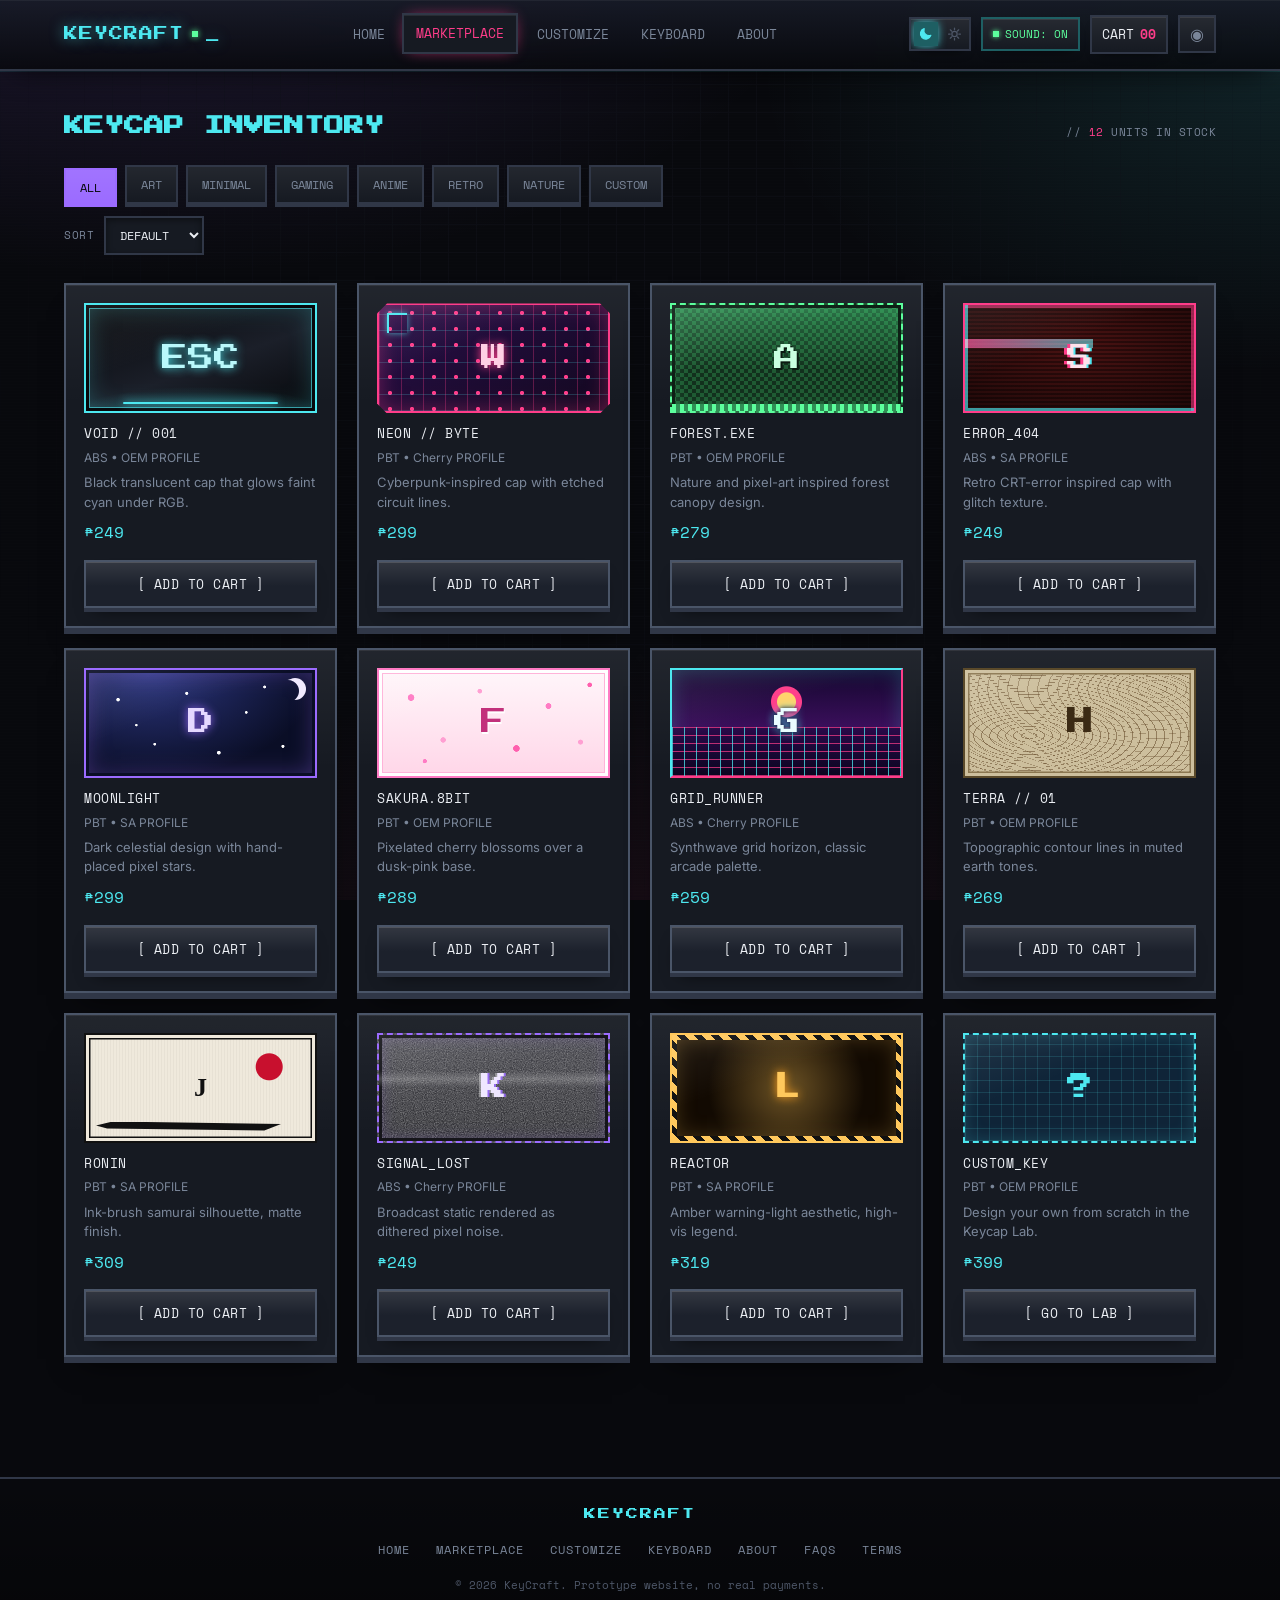
<file: marketplace.html>
<!DOCTYPE html>
<html lang="en">
<head>
<meta charset="UTF-8">
<meta name="viewport" content="width=device-width, initial-scale=1">
<title>Marketplace // KeyCraft</title>
<link rel="stylesheet" href="css/style.css">
<link rel="stylesheet" href="css/marketplace.css">
<meta name="description" content="Browse 12 ready-made keycap sets, filter by category, and add your favorites to your KeyCraft keyboard.">
<link rel="icon" type="image/svg+xml" href="data:image/svg+xml,%3Csvg xmlns='http://www.w3.org/2000/svg' viewBox='0 0 64 64'%3E%3Crect x='6' y='6' width='52' height='52' rx='12' fill='%2312161d' stroke='%234DE8F0' stroke-width='4'/%3E%3Crect x='16' y='14' width='32' height='28' rx='7' fill='%234DE8F0'/%3E%3Ctext x='32' y='36' font-family='monospace' font-size='20' font-weight='bold' text-anchor='middle' fill='%2312161d'%3EK%3C/text%3E%3C/svg%3E">
<meta property="og:title" content="Marketplace // KeyCraft">
<meta property="og:description" content="Browse 12 ready-made keycap sets, filter by category, and add your favorites to your KeyCraft keyboard.">
<meta property="og:type" content="website">
<link rel="stylesheet" href="css/theme.css">
<link rel="stylesheet" href="css/keycap-designs.css">
<script src="js/theme.js"></script>
</head>
<body>

<div class="bg-grid" aria-hidden="true"></div>
<div class="bg-scanlines" aria-hidden="true"></div>

<header class="topnav">
  <div class="topnav-inner">
    <a href="index.html" class="logo">KEYCRAFT<span class="led" aria-hidden="true"></span></a>
    <button class="nav-burger" aria-label="Toggle menu" type="button">☰ MENU</button>
    <nav class="navlinks" aria-label="Primary">
      <a class="navlink" href="index.html">HOME</a>
      <a class="navlink active" href="marketplace.html">MARKETPLACE</a>
      <a class="navlink" href="customize.html">CUSTOMIZE</a>
      <a class="navlink" href="cart.html">KEYBOARD</a>
      <a class="navlink" href="index.html#about">ABOUT</a>
    </nav>
    <div class="nav-right"><button class="theme-toggle" type="button" aria-label="Switch to light mode" aria-pressed="false" title="Switch to light mode"><span class="tt-knob" aria-hidden="true"></span><svg class="tt-icon tt-moon" viewBox="0 0 24 24" aria-hidden="true"><path d="M20.5 14.2A8.5 8.5 0 0 1 9.8 3.5a8.5 8.5 0 1 0 10.7 10.7z"/></svg><svg class="tt-icon tt-sun" viewBox="0 0 24 24" aria-hidden="true"><circle cx="12" cy="12" r="4.2"/><path d="M12 2.5v2.6M12 18.9v2.6M2.5 12h2.6M18.9 12h2.6M5.3 5.3l1.9 1.9M16.8 16.8l1.9 1.9M5.3 18.7l1.9-1.9M16.8 7.2l1.9-1.9"/></svg></button>
      <button class="sound-toggle" aria-pressed="true" type="button"><span class="dot"></span><span class="label-text">SOUND: ON</span></button>
      <a href="cart.html" class="cart-badge" id="cart-badge-target" aria-label="Cart">CART <b>00</b></a>
      <div id="kc-user-nav"></div>
    </div>
  </div>
</header>

<main class="wrap market-main">
  <div class="market-head">
    <h1 class="pixel-heading">KEYCAP INVENTORY</h1>
    <p class="label mono">// <span id="result-count">12</span> UNITS IN STOCK</p>
  </div>

  <div class="filter-bar" role="group" aria-label="Filter by category">
    <button class="filter-switch active" data-filter="ALL">ALL</button>
    <button class="filter-switch" data-filter="ART">ART</button>
    <button class="filter-switch" data-filter="MINIMAL">MINIMAL</button>
    <button class="filter-switch" data-filter="GAMING">GAMING</button>
    <button class="filter-switch" data-filter="ANIME">ANIME</button>
    <button class="filter-switch" data-filter="RETRO">RETRO</button>
    <button class="filter-switch" data-filter="NATURE">NATURE</button>
    <button class="filter-switch" data-filter="CUSTOM">CUSTOM</button>
  </div>

  <div class="sub-filter-bar">
    <label class="label" for="sort-select">SORT</label>
    <select id="sort-select" class="mono-select">
      <option value="default">DEFAULT</option>
      <option value="price-asc">PRICE ↑</option>
      <option value="price-desc">PRICE ↓</option>
      <option value="name">NAME A–Z</option>
    </select>
  </div>

  <div id="product-grid" class="product-grid" aria-live="polite"></div>
</main>

<!-- Product detail modal -->
<div id="product-modal" class="modal-overlay hidden" role="dialog" aria-modal="true" aria-labelledby="modal-title">
  <div class="modal-box">
    <button id="modal-close" class="btn btn-ghost modal-close" aria-label="Close">✕</button>
    <div class="modal-body" id="modal-body"></div>
  </div>
</div>

<footer class="site-footer">
  <div class="wrap footer-simple">
    <a href="index.html" class="footer-logo">KEYCRAFT</a>
    <nav class="footer-links" aria-label="Footer">
      <a href="index.html">Home</a>
      <a href="marketplace.html">Marketplace</a>
      <a href="customize.html">Customize</a>
      <a href="cart.html">Keyboard</a>
      <a href="index.html#about">About</a>
      <a href="info.html#faqs">FAQs</a>
      <a href="info.html#terms">Terms</a>
    </nav>
    <p class="footer-copy">&copy; 2026 KeyCraft. Prototype website, no real payments.</p>
  </div>
</footer>

<script src="js/sounds.js"></script>
<script src="js/cart-store.js"></script>
<script src="js/products.js"></script>
<script src="js/main.js"></script>
<script src="js/auth.js"></script>
<script src="js/marketplace.js"></script>
</body>
</html>
</file>
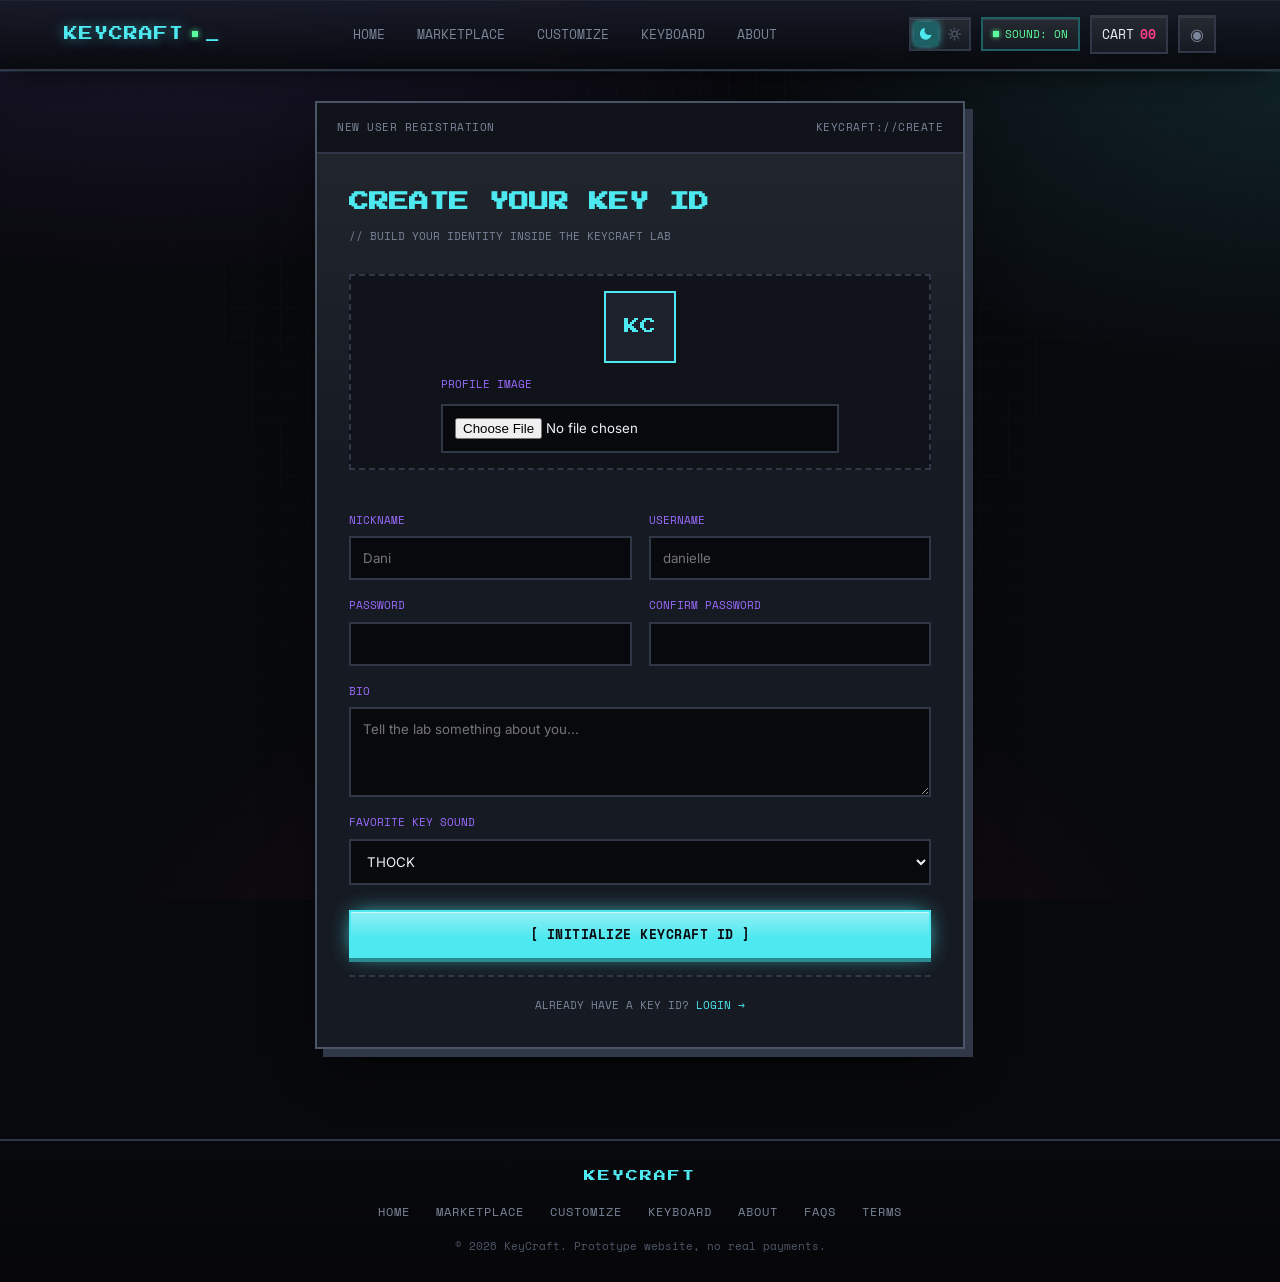
<file: register.html>
<!DOCTYPE html>
<html lang="en">

<head>

<meta charset="UTF-8">

<meta
  name="viewport"
  content="width=device-width, initial-scale=1"
>

<title>KeyCraft // Create User</title>

<link
  rel="stylesheet"
  href="css/style.css"
>


<style>

/* ============================================================
   REGISTER PAGE
   ============================================================ */

.auth-page {

  min-height: calc(100vh - 72px - 150px);

  display: flex;

  align-items: center;

  justify-content: center;

  padding: 30px 20px;

  position: relative;

  z-index: 2;

}


.auth-terminal {

  width: 100%;

  max-width: 650px;

  background: var(--panel);

  border: 2px solid var(--border-bright);

  box-shadow:
    8px 8px 0 var(--border);

}


.auth-header {

  padding: 16px 20px;

  border-bottom:
    2px solid var(--border);

  display: flex;

  justify-content: space-between;

  background: var(--bg-2);

}


.auth-body {

  padding: 32px;

}


.auth-title {

  font-family:
    var(--font-pixel);

  font-size: 20px;

  color: var(--cyan);

  margin-bottom: 10px;

}


.auth-subtitle {

  font-family:
    var(--font-mono);

  color: var(--text-muted);

  font-size: 11px;

  margin-bottom: 28px;

}


.profile-upload {

  display: flex;

  align-items: center;

  gap: 18px;

  margin-bottom: 25px;

  padding: 15px;

  border:
    2px dashed var(--border);

  background: var(--bg-2);

}


.profile-preview {

  width: 72px;

  height: 72px;

  flex-shrink: 0;

  border:
    2px solid var(--cyan);

  background: var(--panel-raised);

  display: flex;

  align-items: center;

  justify-content: center;

  overflow: hidden;

  font-family:
    var(--font-pixel);

  color: var(--cyan);

}


.profile-preview img {

  width: 100%;

  height: 100%;

  object-fit: cover;

}


.profile-upload label {

  font-family:
    var(--font-mono);

  font-size: 11px;

  color: var(--text-muted);

}


.profile-upload input {

  margin-top: 8px;

  color: var(--text);

  max-width: 100%;

}


.auth-form {

  display: grid;

  grid-template-columns:
    1fr 1fr;

  gap: 17px;

}


.auth-field {

  display: flex;

  flex-direction: column;

  gap: 7px;

}


.auth-field.full {

  grid-column:
    1 / -1;

}


.auth-field label {

  font-family:
    var(--font-mono);

  font-size: 11px;

  color: var(--purple);

}


.auth-field input,
.auth-field textarea,
.auth-field select {

  width: 100%;

  padding: 12px;

  background: var(--bg);

  color: var(--text);

  border:
    2px solid var(--border);

  outline: none;

}


.auth-field textarea {

  min-height: 90px;

  resize: vertical;

}


.auth-field input:focus,
.auth-field textarea:focus,
.auth-field select:focus {

  border-color:
    var(--cyan);

}


.auth-error {

  display: none;

  margin-bottom: 18px;

  padding: 10px;

  border:
    2px solid var(--pink);

  color: var(--pink);

  font-family:
    var(--font-mono);

  font-size: 11px;

}


.auth-error.show {

  display: block;

}


.auth-submit {

  grid-column:
    1 / -1;

  width: 100%;

  margin-top: 8px;

}


.auth-login {

  grid-column:
    1 / -1;

  text-align: center;

  border-top:
    2px dashed var(--border);

  padding-top: 20px;

}


.auth-login p {

  font-family:
    var(--font-mono);

  font-size: 11px;

  color: var(--text-muted);

}


.auth-login a {

  color: var(--cyan);

}


@media (max-width: 600px) {

  .auth-form {

    grid-template-columns: 1fr;

  }

  .auth-field.full,
  .auth-submit,
  .auth-login {

    grid-column: auto;

  }

  .auth-body {

    padding: 22px;

  }

}

</style>

<meta name="description" content="Create a KeyCraft account with a nickname and profile photo.">
<link rel="icon" type="image/svg+xml" href="data:image/svg+xml,%3Csvg xmlns='http://www.w3.org/2000/svg' viewBox='0 0 64 64'%3E%3Crect x='6' y='6' width='52' height='52' rx='12' fill='%2312161d' stroke='%234DE8F0' stroke-width='4'/%3E%3Crect x='16' y='14' width='32' height='28' rx='7' fill='%234DE8F0'/%3E%3Ctext x='32' y='36' font-family='monospace' font-size='20' font-weight='bold' text-anchor='middle' fill='%2312161d'%3EK%3C/text%3E%3C/svg%3E">
<meta property="og:title" content="KeyCraft // Create User">
<meta property="og:description" content="Create a KeyCraft account with a nickname and profile photo.">
<meta property="og:type" content="website">
<link rel="stylesheet" href="css/theme.css">
<script src="js/theme.js"></script>
</head>


<body>

<div
  class="bg-grid"
  aria-hidden="true"
></div>

<div
  class="bg-scanlines"
  aria-hidden="true"
></div>


<header class="topnav">
  <div class="topnav-inner">
    <a href="index.html" class="logo">KEYCRAFT<span class="led" aria-hidden="true"></span></a>
    <button class="nav-burger" aria-label="Toggle menu" type="button">☰ MENU</button>
    <nav class="navlinks" aria-label="Primary">
      <a class="navlink" href="index.html">HOME</a>
      <a class="navlink" href="marketplace.html">MARKETPLACE</a>
      <a class="navlink" href="customize.html">CUSTOMIZE</a>
      <a class="navlink" href="cart.html">KEYBOARD</a>
      <a class="navlink" href="index.html#about">ABOUT</a>
    </nav>
    <div class="nav-right">
      <button class="theme-toggle" type="button" aria-label="Switch to light mode" aria-pressed="false" title="Switch to light mode"><span class="tt-knob" aria-hidden="true"></span><svg class="tt-icon tt-moon" viewBox="0 0 24 24" aria-hidden="true"><path d="M20.5 14.2A8.5 8.5 0 0 1 9.8 3.5a8.5 8.5 0 1 0 10.7 10.7z"/></svg><svg class="tt-icon tt-sun" viewBox="0 0 24 24" aria-hidden="true"><circle cx="12" cy="12" r="4.2"/><path d="M12 2.5v2.6M12 18.9v2.6M2.5 12h2.6M18.9 12h2.6M5.3 5.3l1.9 1.9M16.8 16.8l1.9 1.9M5.3 18.7l1.9-1.9M16.8 7.2l1.9-1.9"/></svg></button>
      <button class="sound-toggle" aria-pressed="true" type="button"><span class="dot"></span><span class="label-text">SOUND: ON</span></button>
      <a href="cart.html" class="cart-badge" aria-label="Cart">CART <b>00</b></a>
      <div id="kc-user-nav"></div>
    </div>
  </div>
</header>

<main class="auth-page">

<section class="auth-terminal">


<header class="auth-header">

  <span class="label">
    NEW USER REGISTRATION
  </span>

  <span class="label">
    KEYCRAFT://CREATE
  </span>

</header>


<div class="auth-body">


<h1 class="auth-title">

  CREATE YOUR KEY ID

</h1>


<p class="auth-subtitle">

  // BUILD YOUR IDENTITY INSIDE THE KEYCRAFT LAB

</p>


<div
  id="register-error"
  class="auth-error"
></div>


<form
  id="register-form"
  class="auth-form"
>


<!-- PROFILE IMAGE -->

<div class="profile-upload auth-field full">

  <div
    id="profile-preview"
    class="profile-preview"
  >

    KC

  </div>


  <div>

    <label for="profile-photo">

      PROFILE IMAGE

    </label>


    <input
      type="file"
      id="profile-photo"
      accept="image/*"
    >

  </div>

</div>


<!-- NICKNAME -->

<div class="auth-field">

  <label for="nickname">
    NICKNAME
  </label>

  <input
    type="text"
    id="nickname"
    placeholder="Dani"
    required
  >

</div>


<!-- USERNAME -->

<div class="auth-field">

  <label for="username">
    USERNAME
  </label>

  <input
    type="text"
    id="username"
    placeholder="danielle"
    required
  >

</div>


<!-- PASSWORD -->

<div class="auth-field">

  <label for="password">
    PASSWORD
  </label>

  <input
    type="password"
    id="password"
    required
  >

</div>


<!-- CONFIRM -->

<div class="auth-field">

  <label for="confirm-password">
    CONFIRM PASSWORD
  </label>

  <input
    type="password"
    id="confirm-password"
    required
  >

</div>


<!-- BIO -->

<div class="auth-field full">

  <label for="bio">
    BIO
  </label>

  <textarea
    id="bio"
    maxlength="180"
    placeholder="Tell the lab something about you..."
  ></textarea>

</div>


<!-- SOUND -->

<div class="auth-field full">

  <label for="favorite-sound">
    FAVORITE KEY SOUND
  </label>

  <select id="favorite-sound">

    <option value="thock">
      THOCK
    </option>

    <option value="click">
      CLICK
    </option>

    <option value="clack">
      CLACK
    </option>

    <option value="pop">
      POP
    </option>

  </select>

</div>


<!-- SUBMIT -->

<button
  type="submit"
  class="btn btn-primary auth-submit"
>

  [ INITIALIZE KEYCRAFT ID ]

</button>


<!-- LOGIN -->

<div class="auth-login">

  <p>

    ALREADY HAVE A KEY ID?

    <a href="login.html">
      LOGIN →
    </a>

  </p>

</div>


</form>

</div>

</section>

</main>

<footer class="site-footer">
  <div class="wrap footer-simple">
    <a href="index.html" class="footer-logo">KEYCRAFT</a>
    <nav class="footer-links" aria-label="Footer">
      <a href="index.html">Home</a>
      <a href="marketplace.html">Marketplace</a>
      <a href="customize.html">Customize</a>
      <a href="cart.html">Keyboard</a>
      <a href="index.html#about">About</a>
      <a href="info.html#faqs">FAQs</a>
      <a href="info.html#terms">Terms</a>
    </nav>
    <p class="footer-copy">&copy; 2026 KeyCraft. Prototype website, no real payments.</p>
  </div>
</footer>


<script src="js/sounds.js"></script>
<script src="js/cart-store.js"></script>
<script src="js/main.js"></script>
<script src="js/auth.js"></script>


<script>

document.addEventListener(
  "DOMContentLoaded",
  () => {


    kcRedirectIfLoggedIn();


    const form =
      document.getElementById(
        "register-form"
      );


    const error =
      document.getElementById(
        "register-error"
      );


    const photoInput =
      document.getElementById(
        "profile-photo"
      );


    const preview =
      document.getElementById(
        "profile-preview"
      );


    let profilePhoto = "";


    /* ========================================================
       PROFILE IMAGE PREVIEW
       ======================================================== */

    photoInput.addEventListener(
      "change",
      () => {

        const file =
          photoInput.files[0];


        if (!file) return;


        const reader =
          new FileReader();


        reader.onload =
          (event) => {

            profilePhoto =
              event.target.result;


            preview.innerHTML = `

              <img
                src="${profilePhoto}"
                alt="Profile preview"
              >

            `;

          };


        reader.readAsDataURL(file);

      }
    );


    /* ========================================================
       REGISTER
       ======================================================== */

    form.addEventListener(
      "submit",
      (event) => {

        event.preventDefault();


        const nickname =
          document.getElementById(
            "nickname"
          ).value;


        const username =
          document.getElementById(
            "username"
          ).value;


        const password =
          document.getElementById(
            "password"
          ).value;


        const confirmPassword =
          document.getElementById(
            "confirm-password"
          ).value;


        const bio =
          document.getElementById(
            "bio"
          ).value;


        const favoriteSound =
          document.getElementById(
            "favorite-sound"
          ).value;


        /* PASSWORD CHECK */

        if (
          password !==
          confirmPassword
        ) {

          error.textContent =
            "> PASSWORDS DO NOT MATCH.";

          error.classList.add(
            "show"
          );

          return;

        }


        /* USERNAME CHECK */

        if (
          username.trim().length < 3
        ) {

          error.textContent =
            "> USERNAME MUST BE AT LEAST 3 CHARACTERS.";

          error.classList.add(
            "show"
          );

          return;

        }


        /* REGISTER */

        const result =
          kcRegister({

            nickname:
              nickname,

            username:
              username,

            password:
              password,

            bio:
              bio,

            favoriteSound:
              favoriteSound,

            profilePhoto:
              profilePhoto

          });


        if (!result.success) {

          error.textContent =
            "> " + result.message;

          error.classList.add(
            "show"
          );

          return;

        }


        /* SUCCESS */

        window.location.href =
          "index.html";

      }
    );

  }
);

</script>

</body>

</html>
</file>
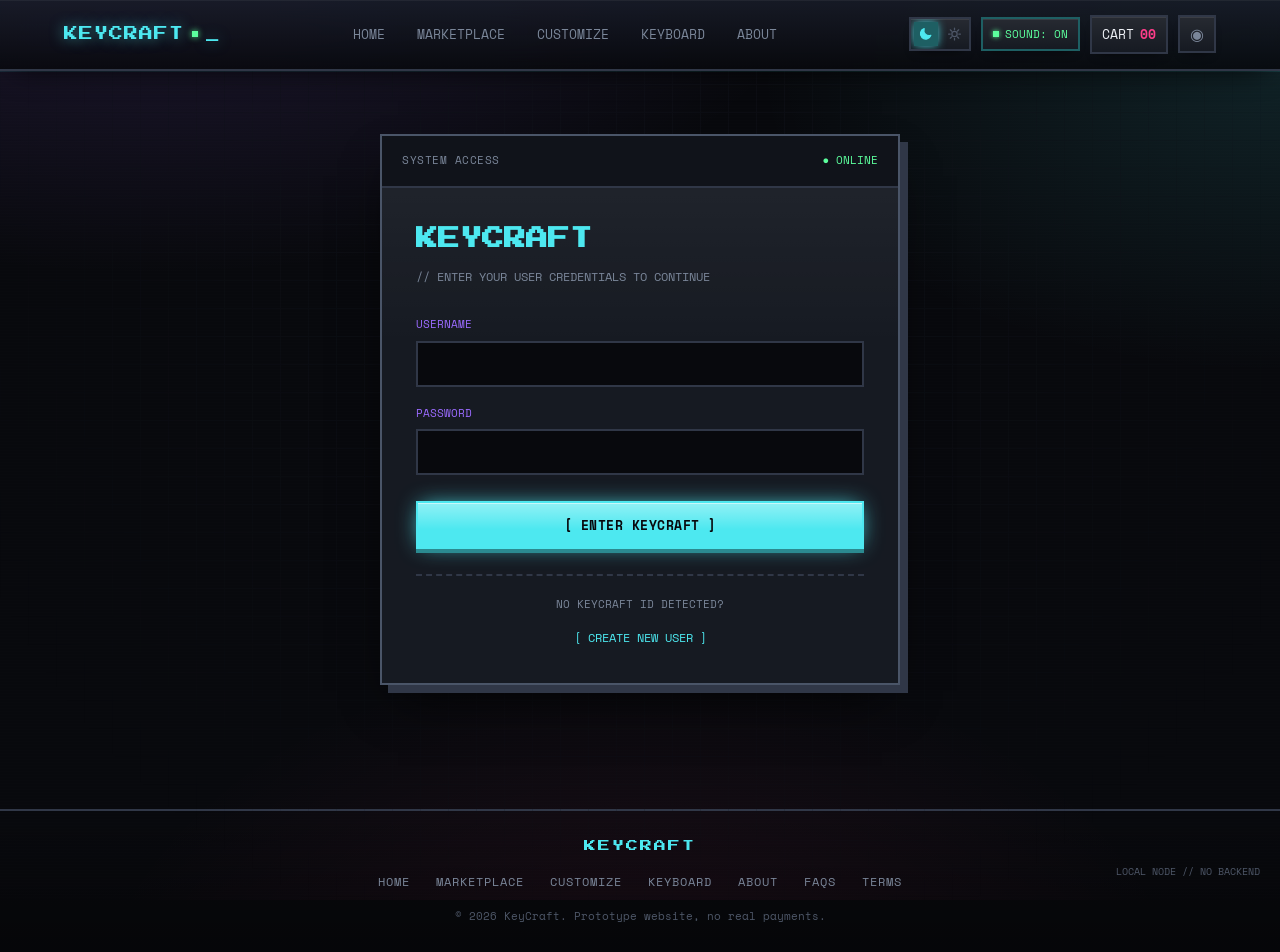
<file: user.html>
<!DOCTYPE html>
<html lang="en">

<head>

<meta charset="UTF-8">

<meta
  name="viewport"
  content="width=device-width, initial-scale=1"
>

<title>KeyCraft // User Profile</title>

<link
  rel="stylesheet"
  href="css/style.css"
>


<style>

/* ============================================================
   PROFILE PAGE
   ============================================================ */

.profile-page {

  padding:
    70px 24px;

  position: relative;

  z-index: 2;

}


.profile-layout {

  max-width: 1000px;

  margin: 0 auto;

  display: grid;

  grid-template-columns:
    300px 1fr;

  gap: 24px;

}


/* ============================================================
   PROFILE CARD
   ============================================================ */

.profile-card {

  background:
    var(--panel);

  border:
    2px solid var(--border);

  padding: 25px;

  text-align: center;

}


.profile-photo {

  width: 150px;

  height: 150px;

  margin:
    0 auto 22px;

  border:
    3px solid var(--cyan);

  background:
    var(--bg);

  display: flex;

  align-items: center;

  justify-content: center;

  overflow: hidden;

  box-shadow:
    6px 6px 0 var(--border);

}


.profile-photo img {

  width: 100%;

  height: 100%;

  object-fit: cover;

}


.profile-placeholder {

  font-family:
    var(--font-pixel);

  font-size: 28px;

  color: var(--cyan);

}


.profile-nickname {

  font-family:
    var(--font-pixel);

  color:
    var(--text);

  font-size: 16px;

  line-height: 1.6;

}


.profile-username {

  font-family:
    var(--font-mono);

  color:
    var(--purple);

  font-size: 12px;

  margin-top: 5px;

}


.profile-id {

  margin-top: 20px;

  padding: 10px;

  border:
    2px dashed var(--border);

  font-family:
    var(--font-mono);

  font-size: 10px;

  color:
    var(--text-muted);

}


.profile-id strong {

  color:
    var(--cyan);

}


/* ============================================================
   PROFILE INFO
   ============================================================ */

.profile-info {

  padding: 28px;

  background:
    var(--panel);

  border:
    2px solid var(--border);

}


.profile-heading {

  font-family:
    var(--font-pixel);

  color:
    var(--cyan);

  font-size: 18px;

  margin-bottom: 25px;

}


.profile-section {

  border-top:
    2px solid var(--border);

  padding:
    20px 0;

}


.profile-section:first-of-type {

  border-top: none;

  padding-top: 0;

}


.profile-label {

  font-family:
    var(--font-mono);

  color:
    var(--purple);

  font-size: 10px;

  margin-bottom: 8px;

}


.profile-bio {

  color:
    var(--text);

  font-size: 14px;

}


/* ============================================================
   STATS
   ============================================================ */

.stats {

  display: grid;

  grid-template-columns:
    repeat(3, 1fr);

  gap: 10px;

}


.stat {

  padding: 15px;

  background:
    var(--bg);

  border:
    2px solid var(--border);

}


.stat-number {

  display: block;

  font-family:
    var(--font-pixel);

  font-size: 18px;

  color:
    var(--cyan);

  margin-bottom: 8px;

}


.stat-label {

  font-family:
    var(--font-mono);

  font-size: 9px;

  color:
    var(--text-muted);

}


.sound-display {

  font-family:
    var(--font-pixel);

  color:
    var(--pink);

  font-size: 13px;

}


.profile-actions {

  display: flex;

  gap: 10px;

  flex-wrap: wrap;

}


/* ============================================================
   RESPONSIVE
   ============================================================ */

@media (max-width: 750px) {

  .profile-layout {

    grid-template-columns:
      1fr;

  }


  .stats {

    grid-template-columns:
      1fr;

  }

}

</style>

<meta name="description" content="View and manage your KeyCraft profile and account details.">
<link rel="icon" type="image/svg+xml" href="data:image/svg+xml,%3Csvg xmlns='http://www.w3.org/2000/svg' viewBox='0 0 64 64'%3E%3Crect x='6' y='6' width='52' height='52' rx='12' fill='%2312161d' stroke='%234DE8F0' stroke-width='4'/%3E%3Crect x='16' y='14' width='32' height='28' rx='7' fill='%234DE8F0'/%3E%3Ctext x='32' y='36' font-family='monospace' font-size='20' font-weight='bold' text-anchor='middle' fill='%2312161d'%3EK%3C/text%3E%3C/svg%3E">
<meta property="og:title" content="KeyCraft // User Profile">
<meta property="og:description" content="View and manage your KeyCraft profile and account details.">
<meta property="og:type" content="website">
<link rel="stylesheet" href="css/theme.css">
<script src="js/theme.js"></script>
</head>


<body>

<div
  class="bg-grid"
  aria-hidden="true"
></div>

<div
  class="bg-scanlines"
  aria-hidden="true"
></div>


<!-- ============================================================
     NAVIGATION
============================================================ -->

<header class="topnav">

<div class="topnav-inner">


<!-- LOGO -->

<a
  href="index.html"
  class="logo"
>

  KEYCRAFT

  <span
    class="led"
    aria-hidden="true"
  ></span>

</a>


<!-- MOBILE MENU -->

<button
  class="nav-burger"
  aria-label="Toggle menu"
  type="button"
>

  ☰ MENU

</button>


<!-- MAIN NAV -->

<nav
  class="navlinks"
  aria-label="Primary"
>

  <a
    class="navlink"
    href="index.html"
  >
    HOME
  </a>


  <a
    class="navlink"
    href="marketplace.html"
  >
    MARKETPLACE
  </a>


  <a
    class="navlink"
    href="customize.html"
  >
    CUSTOMIZE
  </a>


  <a
    class="navlink"
    href="cart.html"
  >
    KEYBOARD
  </a>


  <a
    class="navlink"
    href="index.html#about"
  >
    ABOUT
  </a>

</nav>


<!-- RIGHT SIDE NAV -->

<div class="nav-right"><button class="theme-toggle" type="button" aria-label="Switch to light mode" aria-pressed="false" title="Switch to light mode"><span class="tt-knob" aria-hidden="true"></span><svg class="tt-icon tt-moon" viewBox="0 0 24 24" aria-hidden="true"><path d="M20.5 14.2A8.5 8.5 0 0 1 9.8 3.5a8.5 8.5 0 1 0 10.7 10.7z"/></svg><svg class="tt-icon tt-sun" viewBox="0 0 24 24" aria-hidden="true"><circle cx="12" cy="12" r="4.2"/><path d="M12 2.5v2.6M12 18.9v2.6M2.5 12h2.6M18.9 12h2.6M5.3 5.3l1.9 1.9M16.8 16.8l1.9 1.9M5.3 18.7l1.9-1.9M16.8 7.2l1.9-1.9"/></svg></button>


<!-- SOUND -->

<button
  class="sound-toggle"
  aria-pressed="true"
  type="button"
>

  <span class="dot"></span>

  <span class="label-text">
    SOUND: ON
  </span>

</button>


<!-- CART -->

<a
  href="cart.html"
  class="cart-badge"
  aria-label="Cart"
>

  CART <b>00</b>

</a>


<!-- USER PROFILE -->

<!-- auth.js will automatically insert the profile avatar here -->

<div id="kc-user-nav"></div>


</div>


</div>

</header>


<!-- ============================================================
     PROFILE
============================================================ -->

<main class="profile-page">


<div class="profile-layout">


<!-- PROFILE CARD -->

<section class="profile-card">


<div
  id="profile-photo"
  class="profile-photo"
>

  <span class="profile-placeholder">
    KC
  </span>

</div>


<h1
  id="profile-nickname"
  class="profile-nickname"
>

  USER

</h1>


<p
  id="profile-username"
  class="profile-username"
>

  @username

</p>


<div class="profile-id">

  KEY ID

  <br>

  <strong id="profile-key-id">
    KC-XXXX-XXXX
  </strong>

</div>


</section>


<!-- PROFILE INFORMATION -->

<section class="profile-info">


<p class="label">

  KEYCRAFT USER PROFILE //
  IDENTITY DATA

</p>


<h2 class="profile-heading">

  USER DATA

</h2>


<!-- BIO -->

<div class="profile-section">

  <p class="profile-label">
    BIO
  </p>


  <p
    id="profile-bio"
    class="profile-bio"
  >

    No bio provided.

  </p>

</div>


<!-- SOUND -->

<div class="profile-section">

  <p class="profile-label">

    FAVORITE KEY SOUND

  </p>


  <p
    id="profile-sound"
    class="sound-display"
  >

    THOCK

  </p>

</div>


<!-- STATS -->

<div class="profile-section">

  <p class="profile-label">

    KEYCRAFT ACTIVITY

  </p>


  <div class="stats">


    <div class="stat">

      <span
        id="stat-owned"
        class="stat-number"
      >

        00

      </span>


      <span class="stat-label">

        KEYS OWNED

      </span>

    </div>


    <div class="stat">

      <span
        id="stat-designs"
        class="stat-number"
      >

        00

      </span>


      <span class="stat-label">

        CUSTOM DESIGNS

      </span>

    </div>


    <div class="stat">

      <span
        id="stat-days"
        class="stat-number"
      >

        00

      </span>


      <span class="stat-label">

        DAYS ACTIVE

      </span>

    </div>


  </div>

</div>


<!-- ACTIONS -->

<div class="profile-section">

  <div class="profile-actions">


    <a
      href="cart.html"
      class="btn btn-primary"
    >

      [ MY KEYBOARD ]

    </a>


    <a
      href="customize.html"
      class="btn"
    >

      CUSTOMIZE

    </a>


    <button
      class="btn btn-danger"
      data-kc-logout
    >

      LOG OUT

    </button>


  </div>

</div>


</section>


</div>

</main>

<footer class="site-footer">
  <div class="wrap footer-simple">
    <a href="index.html" class="footer-logo">KEYCRAFT</a>
    <nav class="footer-links" aria-label="Footer">
      <a href="index.html">Home</a>
      <a href="marketplace.html">Marketplace</a>
      <a href="customize.html">Customize</a>
      <a href="cart.html">Keyboard</a>
      <a href="index.html#about">About</a>
      <a href="info.html#faqs">FAQs</a>
      <a href="info.html#terms">Terms</a>
    </nav>
    <p class="footer-copy">&copy; 2026 KeyCraft. Prototype website, no real payments.</p>
  </div>
</footer>


<script src="js/sounds.js"></script>

<script src="js/cart-store.js"></script>

<script src="js/main.js"></script>

<script src="js/auth.js"></script>


<script>

document.addEventListener(
  "DOMContentLoaded",
  () => {


    /* ========================================================
       REQUIRE LOGIN
       ======================================================== */

    kcRequireLogin();


    const user =
      kcGetCurrentUser();


    if (!user) return;


    /* ========================================================
       PROFILE PHOTO
       ======================================================== */

    const photo =
      document.getElementById(
        "profile-photo"
      );


    if (user.profilePhoto) {

      photo.innerHTML = `

        <img
          src="${user.profilePhoto}"
          alt="${escapeHTML(
            user.nickname
          )}"
        >

      `;

    }


    /* ========================================================
       BASIC INFORMATION
       ======================================================== */

    document.getElementById(
      "profile-nickname"
    ).textContent =
      user.nickname;


    document.getElementById(
      "profile-username"
    ).textContent =
      "@" + user.username;


    document.getElementById(
      "profile-key-id"
    ).textContent =
      user.keyID;


    document.getElementById(
      "profile-bio"
    ).textContent =
      user.bio ||
      "No bio provided.";


    document.getElementById(
      "profile-sound"
    ).textContent =
      (
        user.favoriteSound ||
        "thock"
      ).toUpperCase();


    /* ========================================================
       STATS
       ======================================================== */

    document.getElementById(
      "stat-owned"
    ).textContent =

      String(
        user.stats?.keysOwned || 0
      ).padStart(2, "0");


    document.getElementById(
      "stat-designs"
    ).textContent =

      String(
        user.stats?.customDesigns || 0
      ).padStart(2, "0");


    /* ========================================================
       DAYS ACTIVE
       ======================================================== */

    const created =
      new Date(
        user.createdAt
      );


    const now =
      new Date();


    const difference =
      Math.floor(

        (
          now - created
        ) /

        (
          1000 *
          60 *
          60 *
          24
        )

      );


    document.getElementById(
      "stat-days"
    ).textContent =

      String(
        Math.max(
          0,
          difference
        )
      ).padStart(
        2,
        "0"
      );

  }

);

</script>

</body>

</html>
</file>
<file: css/style.css>
/* ============================================================
   KEYCRAFT MAIN
   Shared across every page
============================================================ */


/* ============================================================
   FONTS
============================================================ */

@import url(
  'https://fonts.googleapis.com/css2?family=Press+Start+2P&family=Space+Mono:wght@400;700&family=Inter:wght@400;500;600;700&display=swap'
);


/* ============================================================
   VARIABLES
============================================================ */

:root {

  --bg: #08090D;
  --bg-2: #10131A;

  --panel: #161A22;
  --panel-raised: #1C212C;

  --border: #303747;
  --border-bright: #4A5568;

  --cyan: #4DE8F0;
  --cyan-dim: #1E5F63;

  --purple: #9B6BFF;
  --pink: #FF3D8A;

  --green-led: #5CFF9D;
  --amber-led: #FFC85C;

  --text: #ECEFF4;
  --text-muted: #7A8699;
  --text-dim: #4E5768;

  --font-pixel: 'Press Start 2P', monospace;
  --font-mono: 'Space Mono', monospace;
  --font-body: 'Inter', system-ui, sans-serif;

  --radius: 2px;
  --px: 2px;
}


/* ============================================================
   RESET
============================================================ */

* {
  box-sizing: border-box;
  margin: 0;
  padding: 0;
}


html {
  scroll-behavior: smooth;
}


body {

  background: var(--bg);

  color: var(--text);

  font-family: var(--font-body);

  font-size: 16px;

  line-height: 1.6;

  min-height: 100vh;

  position: relative;

  overflow-x: hidden;
}


img {
  max-width: 100%;
  display: block;
}


button {
  font-family: inherit;
  cursor: pointer;
}


a {
  color: inherit;
  text-decoration: none;
}


input,
select,
textarea {
  font-family: inherit;
}


/* ============================================================
   ACCESSIBILITY
============================================================ */

a:focus-visible,
button:focus-visible,
input:focus-visible,
select:focus-visible,
textarea:focus-visible,
[tabindex]:focus-visible {

  outline: 2px solid var(--cyan);

  outline-offset: 2px;
}


@media (prefers-reduced-motion: reduce) {

  *,
  *::before,
  *::after {

    animation-duration: 0.001ms !important;

    animation-iteration-count: 1 !important;

    transition-duration: 0.001ms !important;
  }
}


/* ============================================================
   BACKGROUND GRID
============================================================ */

.bg-grid {

  position: fixed;

  inset: 0;

  z-index: 0;

  pointer-events: none;

  background-image:
    linear-gradient(
      var(--bg-2) 1px,
      transparent 1px
    ),
    linear-gradient(
      90deg,
      var(--bg-2) 1px,
      transparent 1px
    );

  background-size: 28px 28px;

  opacity: 0.35;
}


/* ============================================================
   SCANLINES
============================================================ */

.bg-scanlines {

  position: fixed;

  inset: 0;

  z-index: 1;

  pointer-events: none;

  background: repeating-linear-gradient(
    to bottom,
    rgba(255,255,255,0.015) 0px,
    rgba(255,255,255,0.015) 1px,
    transparent 1px,
    transparent 3px
  );

  opacity: 0.5;
}


/* ============================================================
   GLOBAL WRAPPER
============================================================ */

.wrap {

  max-width: 1200px;

  margin: 0 auto;

  padding: 0 24px;

  position: relative;

  z-index: 2;
}


/* ============================================================
   NAVIGATION
============================================================ */

.topnav {

  position: sticky;

  top: 0;

  z-index: 50;

  background: rgba(8,9,13,0.92);

  backdrop-filter: blur(6px);

  border-bottom: var(--px) solid var(--border);
}


.topnav-inner {

  max-width: 1200px;

  margin: 0 auto;

  padding: 14px 24px;

  display: flex;

  align-items: center;

  justify-content: space-between;

  gap: 20px;
}


/* ============================================================
   LOGO
============================================================ */

.logo {

  font-family: var(--font-pixel);

  font-size: 14px;

  letter-spacing: 1px;

  color: var(--cyan);

  display: flex;

  align-items: center;

  gap: 8px;

  white-space: nowrap;
}


.logo .led {

  width: 6px;

  height: 6px;

  background: var(--green-led);

  box-shadow:
    0 0 6px var(--green-led);

  animation:
    blink 2.4s steps(1) infinite;
}


.logo::after {

  content: '_';

  animation:
    blink 1.1s steps(1) infinite;
}


/* ============================================================
   NAV LINKS
============================================================ */

.navlinks {

  display: flex;

  align-items: center;

  gap: 4px;
}


.navlink {

  font-family: var(--font-mono);

  font-size: 13px;

  color: var(--text-muted);

  padding: 8px 12px;

  border:
    var(--px)
    solid
    transparent;

  transition:
    transform 0.08s ease,
    color 0.15s ease,
    background 0.15s ease;
}


.navlink:hover,
.navlink.active {

  color: var(--cyan);

  border-color: var(--border);

  background: var(--panel);

  transform:
    translate(-1px,-1px);
}


.navlink.active {

  color: var(--pink);
}


/* ============================================================
   RIGHT SIDE NAV
============================================================ */

.nav-right {

  display: flex;

  align-items: center;

  gap: 10px;

  flex-shrink: 0;
}


/* ============================================================
   SOUND TOGGLE
============================================================ */

.sound-toggle {

  font-family: var(--font-mono);

  font-size: 11px;

  color: var(--text-muted);

  border:
    var(--px)
    solid
    var(--border);

  background: var(--panel);

  padding: 7px 10px;

  display: flex;

  align-items: center;

  gap: 6px;
}


.sound-toggle .dot {

  width: 6px;

  height: 6px;

  background: var(--text-dim);
}


.sound-toggle[aria-pressed="true"] .dot {

  background: var(--green-led);

  box-shadow:
    0 0 5px var(--green-led);
}


.sound-toggle[aria-pressed="true"] {

  color: var(--green-led);

  border-color: var(--cyan-dim);
}


/* ============================================================
   CART BADGE
============================================================ */

.cart-badge {

  font-family: var(--font-mono);

  font-size: 13px;

  color: var(--text);

  border:
    var(--px)
    solid
    var(--border);

  padding: 7px 10px;

  background: var(--panel);

  display: flex;

  gap: 6px;

  align-items: center;

  white-space: nowrap;
}


.cart-badge:hover {

  color: var(--cyan);

  border-color: var(--border-bright);
}


.cart-badge b {

  color: var(--pink);
}


/* ============================================================
   KEYCRAFT USER NAVIGATION
   Profile avatar beside cart
============================================================ */

#kc-user-nav {

  display: flex;

  align-items: center;

  justify-content: center;

  min-width: 38px;

  min-height: 38px;
}


.kc-user-nav-link {

  width: 38px;

  height: 38px;

  display: flex;

  align-items: center;

  justify-content: center;

  overflow: hidden;

  border:
    var(--px)
    solid
    var(--border-bright);

  background: var(--panel);

  color: var(--cyan);

  position: relative;

  transition:
    transform 0.1s ease,
    border-color 0.15s ease,
    box-shadow 0.15s ease;
}


.kc-user-nav-link:hover {

  transform:
    translateY(-2px);

  border-color: var(--cyan);

  box-shadow:
    0 0 10px rgba(77,232,240,0.25);
}


/* Actual profile picture */

.kc-nav-avatar {

  width: 100%;

  height: 100%;

  object-fit: cover;

  display: block;
}


/* Default avatar when no photo exists */

.kc-avatar-placeholder {

  width: 100%;

  height: 100%;

  display: flex;

  align-items: center;

  justify-content: center;

  background: var(--panel-raised);

  color: var(--cyan);

  font-family: var(--font-pixel);

  font-size: 11px;
}


/* Tiny online indicator */

.kc-user-nav-link::after {

  content: '';

  position: absolute;

  width: 6px;

  height: 6px;

  right: 3px;

  bottom: 3px;

  background: var(--green-led);

  border:
    1px
    solid
    var(--bg);

  box-shadow:
    0 0 5px var(--green-led);
}


/* ============================================================
   LOGIN LINK
============================================================ */

.kc-login-nav {

  width: 38px;

  height: 38px;

  display: flex;

  align-items: center;

  justify-content: center;

  border:
    var(--px)
    solid
    var(--border);

  background: var(--panel);

  color: var(--text-muted);

  font-family: var(--font-mono);

  font-size: 16px;

  transition:
    color 0.15s ease,
    border-color 0.15s ease,
    transform 0.1s ease;
}


.kc-login-nav:hover {

  color: var(--cyan);

  border-color: var(--cyan);

  transform:
    translateY(-2px);
}


/* ============================================================
   BUTTONS
============================================================ */

.btn {

  font-family: var(--font-mono);

  font-size: 13px;

  letter-spacing: 0.5px;

  color: var(--text);

  background: var(--panel-raised);

  border:
    var(--px)
    solid
    var(--border-bright);

  padding: 12px 20px;

  box-shadow:
    0 4px 0 var(--border);

  transform: translateY(0);

  transition:
    transform 0.06s ease,
    box-shadow 0.06s ease,
    color 0.15s ease;
}


.btn:hover {

  color: var(--cyan);
}


.btn:active,
.btn.pressed {

  transform:
    translateY(4px);

  box-shadow:
    0 0 0 var(--border);
}


/* PRIMARY BUTTON */

.btn-primary {

  color: var(--bg);

  background: var(--cyan);

  border-color: var(--cyan);

  box-shadow:
    0 4px 0 #2b8a90;

  font-weight: 700;
}


.btn-primary:hover {

  color: var(--bg);

  background: #6df0f7;
}


.btn-primary:active,
.btn-primary.pressed {

  box-shadow:
    0 0 0 #2b8a90;
}


/* GHOST BUTTON */

.btn-ghost {

  background: transparent;

  box-shadow: none;
}


.btn-ghost:active {

  transform:
    translateY(2px);
}


/* DANGER */

.btn-danger {

  border-color:
    var(--pink);
}


.btn-danger:hover {

  color:
    var(--pink);
}


/* DISABLED */

.btn:disabled {

  opacity: 0.35;

  cursor: not-allowed;
}


/* ============================================================
   PANELS
============================================================ */

.panel {

  background: var(--panel);

  border:
    var(--px)
    solid
    var(--border);

  padding: 20px;
}


.panel-title {

  font-family: var(--font-pixel);

  font-size: 11px;

  color: var(--purple);

  margin-bottom: 14px;

  letter-spacing: 1px;
}


/* ============================================================
   LABELS
============================================================ */

.label {

  font-family: var(--font-mono);

  font-size: 11px;

  color: var(--text-muted);

  letter-spacing: 0.5px;
}


.mono {

  font-family: var(--font-mono);
}


.pixel-heading {

  font-family: var(--font-pixel);

  line-height: 1.5;

  color: var(--text);
}


/* ============================================================
   SYSTEM LOG / TOAST
============================================================ */

#sys-log {

  position: fixed;

  bottom: 18px;

  right: 18px;

  z-index: 200;

  display: flex;

  flex-direction: column;

  gap: 8px;
}


.sys-msg {

  font-family: var(--font-mono);

  font-size: 12px;

  color: var(--green-led);

  background: var(--panel);

  border:
    var(--px)
    solid
    var(--cyan-dim);

  padding: 8px 12px;

  animation:
    sysIn 0.15s ease,
    sysOut 0.3s ease 2.4s forwards;
}


.sys-msg.error {

  color: var(--pink);

  border-color:
    var(--pink);
}


/* ============================================================
   FOOTER
============================================================ */

.site-footer {

  border-top:
    var(--px)
    solid
    var(--border);

  margin-top: 80px;

  padding: 30px 0;
}


.site-footer .wrap {

  display: flex;

  justify-content: space-between;

  flex-wrap: wrap;

  gap: 10px;
}


.site-footer p {

  font-family: var(--font-mono);

  font-size: 11px;

  color: var(--text-dim);
}


/* ============================================================
   BOOT SCREEN
============================================================ */

#boot-screen {

  position: fixed;

  inset: 0;

  z-index: 999;

  background: var(--bg);

  display: flex;

  flex-direction: column;

  align-items: center;

  justify-content: center;

  gap: 16px;
}


#boot-screen .pixel-heading {

  font-size: 16px;

  color: var(--cyan);
}


#boot-bar {

  width: 240px;

  height: 14px;

  border:
    var(--px)
    solid
    var(--border-bright);

  background: var(--panel);

  padding: 2px;
}


#boot-bar-fill {

  height: 100%;

  width: 0%;

  background:
    repeating-linear-gradient(
      90deg,
      var(--cyan) 0 6px,
      var(--cyan-dim) 6px 8px
    );

  transition:
    width 0.9s steps(12);
}


#boot-screen .label {

  font-size: 11px;
}


#boot-screen.hide {

  display: none;
}


/* ============================================================
   ANIMATIONS
============================================================ */

@keyframes blink {

  50% {
    opacity: 0.2;
  }
}


@keyframes sysIn {

  from {

    opacity: 0;

    transform:
      translateX(8px);
  }

  to {

    opacity: 1;

    transform:
      translateX(0);
  }
}


@keyframes sysOut {

  to {

    opacity: 0;

    transform:
      translateX(8px);
  }
}


/* ============================================================
   MOBILE NAVIGATION
============================================================ */

.nav-burger {

  display: none;

  background: var(--panel);

  border:
    var(--px)
    solid
    var(--border);

  color: var(--text);

  padding: 8px 10px;

  font-family: var(--font-mono);

  font-size: 12px;
}


/* ============================================================
   TABLET
============================================================ */

@media (max-width: 900px) {

  .navlinks {

    gap: 0;
  }


  .navlink {

    font-size: 11px;

    padding:
      7px 8px;
  }


  .sound-toggle .label-text {

    display: none;
  }

}


/* ============================================================
   MOBILE
============================================================ */

@media (max-width: 640px) {

  .topnav-inner {

    padding:
      12px 16px;

    gap: 8px;
  }


  .logo {

    font-size: 11px;
  }


  .nav-burger {

    display: block;
  }


  .navlinks {

    display: none;
  }


  .navlinks.open {

    display: flex;

    flex-direction: column;

    position: absolute;

    top: 100%;

    left: 0;

    right: 0;

    background: var(--bg-2);

    border-bottom:
      var(--px)
      solid
      var(--border);

    padding: 8px;

    z-index: 100;
  }


  .navlinks.open .navlink {

    width: 100%;

    padding:
      12px;
  }


  .nav-right {

    gap: 5px;
  }


  .sound-toggle {

    width: 34px;

    height: 34px;

    padding: 0;

    justify-content: center;
  }


  .cart-badge {

    font-size: 10px;

    padding:
      7px 8px;
  }


  .kc-user-nav-link,
  .kc-login-nav {

    width: 34px;

    height: 34px;
  }


  .wrap {

    padding:
      0 16px;
  }

}


/* ============================================================
   VERY SMALL PHONES
============================================================ */

@media (max-width: 400px) {

  .logo {

    font-size: 9px;
  }


  .cart-badge {

    font-size: 9px;

    padding:
      6px;
  }


  .kc-user-nav-link,
  .kc-login-nav {

    width: 32px;

    height: 32px;
  }

}
/* ============================================================
   CHECKOUT RECEIPT / ORDER MODAL
============================================================ */

.modal-overlay {
    position: fixed;
    inset: 0;

    width: 100%;
    height: 100%;

    z-index: 500;

    display: flex;
    align-items: center;
    justify-content: center;

    padding: 24px;

    background: rgba(0, 0, 0, 0.78);

    backdrop-filter: blur(4px);
}


/* HIDE MODAL */

.modal-overlay.hidden {
    display: none;
}


/* RECEIPT POPUP */

.modal-box {
    position: relative;

    width: min(520px, 100%);
    max-height: 85vh;

    overflow-y: auto;

    background: var(--panel);

    border: 2px solid var(--cyan);

    padding: 28px;

    box-shadow:
        8px 8px 0 var(--border);

    animation:
        receiptIn 0.15s ease;
}


/* CLOSE BUTTON */

.modal-close {
    position: absolute;

    top: 10px;
    right: 10px;

    z-index: 5;

    padding: 6px 10px;
}


/* ORDER SUMMARY */

.checkout-box h2 {
    font-family: var(--font-pixel);

    color: var(--cyan);

    font-size: 16px;

    margin-bottom: 22px;

    padding-right: 40px;
}


/* RECEIPT ROWS */

.co-summary-row {
    display: flex;

    justify-content: space-between;

    align-items: center;

    gap: 15px;

    padding: 12px 0;

    border-bottom:
        1px solid
        var(--border);

    font-family: var(--font-mono);

    font-size: 11px;

    color: var(--text);
}


.co-summary-row span:last-child {
    color: var(--cyan);

    white-space: nowrap;
}


/* TOTAL */

.co-total {
    display: flex;

    justify-content: space-between;

    align-items: center;

    margin-top: 18px;

    padding-top: 16px;

    border-top:
        2px solid
        var(--border-bright);

    font-family: var(--font-mono);

    font-size: 13px;

    color: var(--text);
}


.co-total span:last-child {
    font-family: var(--font-pixel);

    color: var(--pink);

    font-size: 15px;
}


/* ORDER COMPLETE */

.order-complete {
    text-align: center;

    padding: 20px 0;
}


.pixel-confetti {
    font-family: var(--font-mono);

    color: var(--pink);

    font-size: 20px;

    margin-bottom: 20px;
}


.oc-title {
    font-family: var(--font-pixel);

    color: var(--cyan);

    font-size: 16px;

    line-height: 1.7;

    margin-bottom: 15px;
}


.order-complete p {
    font-family: var(--font-mono);

    color: var(--text-muted);

    font-size: 11px;

    margin-bottom: 24px;
}


/* POPUP ANIMATION */

@keyframes receiptIn {

    from {
        opacity: 0;

        transform:
            translateY(12px)
            scale(0.97);
    }

    to {
        opacity: 1;

        transform:
            translateY(0)
            scale(1);
    }

}


/* MOBILE */

@media (max-width: 640px) {

    .modal-overlay {
        padding: 14px;
    }


    .modal-box {
        width: 100%;

        max-height: 90vh;

        padding: 24px 18px;

        box-shadow:
            5px 5px 0 var(--border);
    }


    .checkout-box h2 {
        font-size: 13px;
    }


    .co-summary-row {
        font-size: 10px;
    }


    .co-total {
        font-size: 11px;
    }


    .co-total span:last-child {
        font-size: 13px;
    }

}
</file>
<file: css/home.css>
.hero { padding: 64px 24px 32px; text-align: left; }
.eyebrow { color: var(--cyan); margin-bottom: 18px; }
.hero-title {
  font-size: clamp(40px, 9vw, 84px);
  color: var(--text);
  letter-spacing: 2px;
  text-shadow: 4px 4px 0 var(--purple);
}
.hero-sub {
  max-width: 540px;
  color: var(--text-muted);
  margin: 20px 0 28px;
  font-size: 16px;
}
.hero-actions { display: flex; gap: 14px; flex-wrap: wrap; }

.keyboard-stage { padding: 20px 24px 60px; }
.stage-header {
  display: flex; justify-content: space-between; align-items: center;
  margin-bottom: 16px; flex-wrap: wrap; gap: 8px;
}
#hero-readout { color: var(--pink); }

.hero-keyboard {
  background: var(--bg-2);
  border: var(--px) solid var(--border);
  padding: 20px;
  display: flex;
  flex-direction: column;
  gap: 8px;
  overflow-x: auto;
}
.hero-row { display: flex; gap: 8px; }
.hero-key {
  font-family: var(--font-mono);
  font-size: 12px;
  color: var(--text-muted);
  background: var(--panel-raised);
  border: var(--px) solid var(--border-bright);
  box-shadow: 0 4px 0 var(--border);
  min-width: 42px;
  height: 42px;
  flex: 1 1 auto;
  display: flex;
  align-items: center;
  justify-content: center;
  transition: transform 0.06s ease, box-shadow 0.06s ease, color 0.15s ease, border-color 0.15s ease;
}
.hero-key:hover {
  color: var(--cyan);
  border-color: var(--cyan);
  transform: translateY(-2px);
  box-shadow: 0 6px 0 var(--border);
}
.hero-key.pressed,
.hero-key:active {
  transform: translateY(4px);
  box-shadow: 0 0 0 var(--border);
  color: var(--pink);
  border-color: var(--pink);
}
.hero-key.wide-space { flex: 6 1 auto; }
.hero-key.wide-tab, .hero-key.wide-caps, .hero-key.wide-shift { flex: 1.6 1 auto; }

.panel-grid {
  display: grid;
  grid-template-columns: repeat(3, 1fr);
  gap: 16px;
  padding-bottom: 40px;
}
.panel-grid .panel p { color: var(--text-muted); margin: 10px 0 14px; font-size: 14px; }
.panel-grid .panel .btn-ghost { padding: 8px 0; }

@media (max-width: 780px) {
  .panel-grid { grid-template-columns: 1fr; }
  .hero-key { min-width: 34px; height: 36px; font-size: 10px; }
}
</file>
<file: css/theme.css>
/* ============================================================
   KEYCRAFT THEME LAYER
   Loaded LAST on every page. Only adds visuals — no layout or
   logic changes.

   1. Theme toggle (moon / sun)
   2. Dark mode  — same look as before, with more depth
   3. Light mode — cutesy Frutiger Aero
   ============================================================ */

@import url('https://fonts.googleapis.com/css2?family=Nunito:wght@400;600;700;800;900&display=swap');


/* ============================================================
   1. THEME TOGGLE  (moon / sun)
============================================================ */

.theme-toggle {
  position: relative;
  width: 62px;
  height: 34px;
  padding: 0;
  flex-shrink: 0;
  display: inline-flex;
  align-items: center;
  justify-content: space-between;
  border: var(--px) solid var(--border);
  background: var(--panel);
  cursor: pointer;
  overflow: hidden;
  transition: border-color 0.2s ease, box-shadow 0.2s ease;
}

.theme-toggle:hover {
  border-color: var(--cyan);
  box-shadow: 0 0 12px -3px var(--cyan);
}

.theme-toggle .tt-knob {
  position: absolute;
  top: 3px;
  left: 3px;
  width: 24px;
  height: 24px;
  background: var(--cyan-dim);
  box-shadow: 0 0 10px -1px var(--cyan);
  transition: transform 0.35s cubic-bezier(.3, 1.5, .5, 1), background 0.3s ease;
}

.theme-toggle .tt-icon {
  position: relative;
  z-index: 1;
  width: 16px;
  height: 16px;
  margin: 0 7px;
  fill: none;
  stroke: currentColor;
  stroke-width: 2;
  stroke-linecap: round;
  stroke-linejoin: round;
  transition: color 0.25s ease, transform 0.35s ease;
}

/* dark mode: knob sits on the moon */
.theme-toggle .tt-moon { color: var(--cyan); fill: currentColor; }
.theme-toggle .tt-sun  { color: var(--text-dim); }

/* light mode: knob slides to the sun */
[data-theme="light"] .theme-toggle .tt-knob { transform: translateX(28px); }
[data-theme="light"] .theme-toggle .tt-moon { color: #9cc3d8; fill: none; }
[data-theme="light"] .theme-toggle .tt-sun  { color: #ff9a1f; transform: rotate(45deg); }

.theme-toggle.floating {
  position: fixed;
  top: 14px;
  right: 14px;
  z-index: 60;
}

/* smooth colour swap when the toggle is pressed */
.theme-anim,
.theme-anim *,
.theme-anim *::before,
.theme-anim *::after {
  transition:
    background-color 0.4s ease,
    background 0.4s ease,
    color 0.4s ease,
    border-color 0.4s ease,
    box-shadow 0.4s ease !important;
}

@media (max-width: 640px) {
  .theme-toggle { width: 52px; height: 30px; }
  .theme-toggle .tt-knob { width: 20px; height: 20px; }
  .theme-toggle .tt-icon { width: 14px; height: 14px; margin: 0 5px; }
  [data-theme="light"] .theme-toggle .tt-knob { transform: translateX(22px); }
}


/* ============================================================
   2. DARK MODE — extra depth (default look)
      Layered surfaces, glow accents, glass nav, tactile keys.
============================================================ */

html:not([data-theme="light"]) body {
  background:
    radial-gradient(1100px 560px at 12% -8%, rgba(155, 107, 255, 0.16), transparent 62%),
    radial-gradient(900px 520px at 100% 8%, rgba(77, 232, 240, 0.11), transparent 58%),
    radial-gradient(900px 620px at 50% 115%, rgba(255, 61, 138, 0.09), transparent 62%),
    var(--bg);
  background-attachment: fixed;
}

/* grid fades out toward the edges instead of a flat sheet */
html:not([data-theme="light"]) .bg-grid {
  -webkit-mask-image: radial-gradient(ellipse at 50% 30%, #000 25%, transparent 80%);
          mask-image: radial-gradient(ellipse at 50% 30%, #000 25%, transparent 80%);
  opacity: 0.5;
}

/* glass nav */
html:not([data-theme="light"]) .topnav {
  background: linear-gradient(180deg, rgba(24, 28, 40, 0.88), rgba(8, 9, 13, 0.86));
  backdrop-filter: blur(14px) saturate(1.3);
  -webkit-backdrop-filter: blur(14px) saturate(1.3);
  box-shadow:
    0 1px 0 rgba(255, 255, 255, 0.05) inset,
    0 10px 30px -14px rgba(0, 0, 0, 0.9),
    0 1px 0 rgba(77, 232, 240, 0.12);
}

/* raised, layered surfaces */
html:not([data-theme="light"]) .panel,
html:not([data-theme="light"]) .key-detail,
html:not([data-theme="light"]) .modal-box,
html:not([data-theme="light"]) .auth-terminal,
html:not([data-theme="light"]) .profile-card {
  background:
    linear-gradient(180deg, rgba(255, 255, 255, 0.055), rgba(255, 255, 255, 0) 38%),
    var(--panel);
  box-shadow:
    inset 0 1px 0 rgba(255, 255, 255, 0.08),
    inset 0 -14px 24px -18px rgba(0, 0, 0, 0.7),
    0 14px 34px -16px rgba(0, 0, 0, 0.85);
}

html:not([data-theme="light"]) .modal-box,
html:not([data-theme="light"]) .auth-terminal {
  box-shadow:
    inset 0 1px 0 rgba(255, 255, 255, 0.08),
    8px 8px 0 var(--border),
    0 24px 50px -18px rgba(0, 0, 0, 0.9);
}

html:not([data-theme="light"]) .keyboard-stage .hero-keyboard,
html:not([data-theme="light"]) .cart-keyboard,
html:not([data-theme="light"]) .lab-preview,
html:not([data-theme="light"]) .empty-state {
  background:
    radial-gradient(600px 220px at 50% 0%, rgba(77, 232, 240, 0.07), transparent 70%),
    linear-gradient(180deg, rgba(255, 255, 255, 0.03), rgba(0, 0, 0, 0.15)),
    var(--bg-2);
  box-shadow:
    inset 0 1px 0 rgba(255, 255, 255, 0.06),
    inset 0 -18px 30px -24px rgba(0, 0, 0, 0.9),
    0 18px 40px -20px rgba(0, 0, 0, 0.9);
}

/* product cards */
html:not([data-theme="light"]) .keycap-card {
  background:
    linear-gradient(180deg, rgba(255, 255, 255, 0.05), rgba(255, 255, 255, 0) 35%),
    var(--panel);
  box-shadow:
    0 6px 0 var(--border),
    inset 0 1px 0 rgba(255, 255, 255, 0.07),
    0 20px 30px -18px rgba(0, 0, 0, 0.9);
}

html:not([data-theme="light"]) .keycap-card:hover {
  box-shadow:
    0 12px 0 var(--border),
    0 0 26px -6px rgba(77, 232, 240, 0.45),
    0 26px 36px -18px rgba(0, 0, 0, 0.9);
}

html:not([data-theme="light"]) .keycap-face {
  box-shadow:
    inset 0 2px 0 rgba(255, 255, 255, 0.1),
    inset 0 -10px 18px -8px rgba(0, 0, 0, 0.6),
    0 0 18px -8px currentColor;
}

/* tactile buttons */
html:not([data-theme="light"]) .btn {
  background-image: linear-gradient(180deg, rgba(255, 255, 255, 0.1), rgba(255, 255, 255, 0) 55%);
  box-shadow:
    0 4px 0 var(--border),
    inset 0 1px 0 rgba(255, 255, 255, 0.14),
    0 10px 18px -10px rgba(0, 0, 0, 0.8);
}

html:not([data-theme="light"]) .btn:hover {
  box-shadow:
    0 4px 0 var(--border),
    inset 0 1px 0 rgba(255, 255, 255, 0.14),
    0 0 18px -4px var(--cyan);
}

html:not([data-theme="light"]) .btn:active,
html:not([data-theme="light"]) .btn.pressed {
  box-shadow: 0 0 0 var(--border), inset 0 2px 6px rgba(0, 0, 0, 0.5);
}

html:not([data-theme="light"]) .btn-primary {
  background-image: linear-gradient(180deg, rgba(255, 255, 255, 0.38), rgba(255, 255, 255, 0) 60%);
  box-shadow:
    0 4px 0 #2b8a90,
    inset 0 1px 0 rgba(255, 255, 255, 0.5),
    0 0 22px -5px var(--cyan);
}

html:not([data-theme="light"]) .btn-primary:hover {
  box-shadow:
    0 4px 0 #2b8a90,
    inset 0 1px 0 rgba(255, 255, 255, 0.5),
    0 0 30px -4px var(--cyan);
}

html:not([data-theme="light"]) .btn-primary:active,
html:not([data-theme="light"]) .btn-primary.pressed {
  box-shadow: 0 0 0 #2b8a90, inset 0 2px 6px rgba(0, 0, 0, 0.3);
}

html:not([data-theme="light"]) .btn.btn-ghost {
  background-image: none;
  box-shadow: none;
}

/* keys: glossy top sheen + inner bevel */
html:not([data-theme="light"]) .hero-key,
html:not([data-theme="light"]) .cart-key {
  background-image: linear-gradient(180deg, rgba(255, 255, 255, 0.11), rgba(255, 255, 255, 0) 55%);
  box-shadow:
    0 4px 0 var(--border),
    inset 0 1px 0 rgba(255, 255, 255, 0.14),
    0 10px 14px -8px rgba(0, 0, 0, 0.8);
}

html:not([data-theme="light"]) .cart-key.installed {
  box-shadow:
    0 4px 0 var(--border-bright),
    inset 0 1px 0 rgba(255, 255, 255, 0.16),
    0 0 14px -4px var(--key-accent, var(--cyan));
}

html:not([data-theme="light"]) .filter-switch,
html:not([data-theme="light"]) .pill,
html:not([data-theme="light"]) .sound-opt {
  background-image: linear-gradient(180deg, rgba(255, 255, 255, 0.06), rgba(255, 255, 255, 0));
}

/* nav chips */
html:not([data-theme="light"]) .sound-toggle,
html:not([data-theme="light"]) .cart-badge,
html:not([data-theme="light"]) .theme-toggle,
html:not([data-theme="light"]) .kc-login-nav,
html:not([data-theme="light"]) .kc-user-nav-link {
  background-image: linear-gradient(180deg, rgba(255, 255, 255, 0.07), rgba(255, 255, 255, 0));
  box-shadow: inset 0 1px 0 rgba(255, 255, 255, 0.09), 0 6px 12px -8px rgba(0, 0, 0, 0.8);
}

html:not([data-theme="light"]) .navlink:hover,
html:not([data-theme="light"]) .navlink.active {
  box-shadow: 0 0 16px -6px currentColor, inset 0 1px 0 rgba(255, 255, 255, 0.08);
}

/* hero title: layered glow instead of one flat shadow */
html:not([data-theme="light"]) .hero-title {
  text-shadow:
    4px 4px 0 var(--purple),
    0 0 28px rgba(155, 107, 255, 0.55),
    0 0 60px rgba(77, 232, 240, 0.25);
}

html:not([data-theme="light"]) .logo {
  text-shadow: 0 0 14px rgba(77, 232, 240, 0.55);
}

/* inputs feel recessed */
html:not([data-theme="light"]) .text-input,
html:not([data-theme="light"]) .mono-select,
html:not([data-theme="light"]) input[type="color"],
html:not([data-theme="light"]) .sound-opt {
  box-shadow: inset 0 2px 6px rgba(0, 0, 0, 0.45);
}

/* the lab's 3D keycap */
html:not([data-theme="light"]) .k3d-top {
  background-image:
    linear-gradient(150deg, rgba(255, 255, 255, 0.16), rgba(255, 255, 255, 0) 45%),
    radial-gradient(circle at 50% 120%, rgba(0, 0, 0, 0.4), transparent 60%);
  box-shadow:
    0 0 28px -6px var(--kc-accent),
    inset 0 0 0 6px rgba(255, 255, 255, 0.04),
    inset 0 2px 0 rgba(255, 255, 255, 0.2);
}

html:not([data-theme="light"]) .keycap3d {
  filter: drop-shadow(0 26px 22px rgba(0, 0, 0, 0.55));
}

html:not([data-theme="light"]) .sys-msg {
  box-shadow: 0 10px 24px -12px rgba(0, 0, 0, 0.9), 0 0 14px -6px var(--green-led);
}

html:not([data-theme="light"]) .site-footer {
  background: linear-gradient(180deg, transparent, rgba(0, 0, 0, 0.35));
}


/* ============================================================
   3. LIGHT MODE — cutesy Frutiger Aero
      Sky gradients, bubbles, glossy glass, rounded everything.
============================================================ */

[data-theme="light"] {
  color-scheme: light;

  --bg: #dff4ff;
  --bg-2: #eaf8ff;

  --panel: #ffffff;
  --panel-raised: #f1fbff;

  --border: #b4dff3;
  --border-bright: #86cdee;

  --cyan: #0a84b8;
  --cyan-dim: #9bd8f0;

  --purple: #7a5cf0;
  --pink: #e8438b;

  --green-led: #0b9a5f;
  --amber-led: #f0a020;

  --text: #0f3a57;
  --text-muted: #46758f;
  --text-dim: #86aabd;

  --font-pixel: 'Nunito', 'Trebuchet MS', 'Segoe UI', system-ui, sans-serif;
  --font-mono: 'Nunito', 'Trebuchet MS', 'Segoe UI', system-ui, sans-serif;
  --font-body: 'Nunito', 'Trebuchet MS', 'Segoe UI', system-ui, sans-serif;

  --radius: 14px;
}

/* ---- sky, clouds & bubbles ---- */

[data-theme="light"] body {
  background:
    radial-gradient(900px 380px at 15% 6%, rgba(255, 255, 255, 0.95), transparent 70%),
    radial-gradient(800px 320px at 85% 14%, rgba(255, 255, 255, 0.85), transparent 70%),
    linear-gradient(180deg, #6fd0ff 0%, #a9e6ff 26%, #dff6ff 52%, #e9fbf0 78%, #c9f3d6 100%);
  background-attachment: fixed;
}

[data-theme="light"] body::before {
  content: '';
  position: fixed;
  inset: 0;
  z-index: -1;
  pointer-events: none;
  background:
    radial-gradient(circle closest-side at 50% 50%, rgba(255,255,255,0.05) 0, rgba(255,255,255,0.18) 70%, rgba(255,255,255,0.75) 94%, transparent 100%) 6% 22% / 120px 120px no-repeat,
    radial-gradient(circle closest-side at 50% 50%, rgba(255,255,255,0.05) 0, rgba(255,255,255,0.18) 70%, rgba(255,255,255,0.75) 94%, transparent 100%) 92% 38% / 70px 70px no-repeat,
    radial-gradient(circle closest-side at 50% 50%, rgba(255,255,255,0.05) 0, rgba(255,255,255,0.18) 70%, rgba(255,255,255,0.75) 94%, transparent 100%) 78% 78% / 150px 150px no-repeat,
    radial-gradient(circle closest-side at 50% 50%, rgba(255,255,255,0.05) 0, rgba(255,255,255,0.18) 70%, rgba(255,255,255,0.75) 94%, transparent 100%) 14% 84% / 54px 54px no-repeat,
    radial-gradient(circle closest-side at 50% 50%, rgba(255,255,255,0.05) 0, rgba(255,255,255,0.18) 70%, rgba(255,255,255,0.75) 94%, transparent 100%) 46% 92% / 90px 90px no-repeat,
    radial-gradient(circle closest-side at 50% 50%, rgba(255,255,255,0.05) 0, rgba(255,255,255,0.18) 70%, rgba(255,255,255,0.75) 94%, transparent 100%) 60% 10% / 46px 46px no-repeat,
    radial-gradient(ellipse at 50% 108%, rgba(120, 220, 160, 0.55), transparent 60%);
  animation: kcBubbleFloat 14s ease-in-out infinite alternate;
}

@keyframes kcBubbleFloat {
  from { transform: translateY(0); }
  to   { transform: translateY(-14px); }
}

[data-theme="light"] .bg-grid {
  opacity: 0.35;
  -webkit-mask-image: radial-gradient(ellipse at 50% 20%, #000 10%, transparent 75%);
          mask-image: radial-gradient(ellipse at 50% 20%, #000 10%, transparent 75%);
}

[data-theme="light"] .bg-grid { background-image:
  linear-gradient(rgba(255,255,255,0.9) 1px, transparent 1px),
  linear-gradient(90deg, rgba(255,255,255,0.9) 1px, transparent 1px); }

[data-theme="light"] .bg-scanlines { display: none; }

/* ---- nav: frosted aero glass ---- */

[data-theme="light"] .topnav {
  background: linear-gradient(180deg, rgba(255, 255, 255, 0.82), rgba(214, 241, 255, 0.7));
  backdrop-filter: blur(16px) saturate(1.6);
  -webkit-backdrop-filter: blur(16px) saturate(1.6);
  border-bottom: 1px solid rgba(255, 255, 255, 0.95);
  box-shadow:
    inset 0 1px 0 #fff,
    inset 0 -10px 18px -12px rgba(60, 170, 230, 0.35),
    0 10px 30px -14px rgba(30, 140, 210, 0.45);
}

[data-theme="light"] .logo {
  color: #0a84b8;
  font-weight: 900;
  letter-spacing: 1.5px;
  text-shadow: 0 1px 0 #fff, 0 3px 10px rgba(30, 160, 230, 0.35);
}

[data-theme="light"] .logo .led {
  border-radius: 50%;
  background: radial-gradient(circle at 35% 30%, #d6ffe9, #19c97d 60%);
  box-shadow: 0 0 8px #4cf0a0;
}

[data-theme="light"] .navlink {
  font-weight: 700;
  border-radius: 999px;
  border-width: 1px;
}

[data-theme="light"] .navlink:hover,
[data-theme="light"] .navlink.active {
  background: linear-gradient(180deg, #ffffff, #d8f2ff);
  border-color: #fff;
  color: var(--cyan);
  box-shadow: 0 6px 14px -6px rgba(30, 140, 210, 0.5), inset 0 1px 0 #fff;
  transform: translateY(-1px);
}

[data-theme="light"] .navlink.active { color: var(--pink); }

[data-theme="light"] .sound-toggle,
[data-theme="light"] .cart-badge,
[data-theme="light"] .theme-toggle,
[data-theme="light"] .nav-burger {
  border-radius: 999px;
  border: 1px solid #fff;
  background: linear-gradient(180deg, #ffffff, #d9f2ff);
  box-shadow: inset 0 1px 0 #fff, 0 6px 14px -7px rgba(30, 140, 210, 0.55);
  font-weight: 700;
}

[data-theme="light"] .sound-toggle .dot {
  border-radius: 50%;
}

[data-theme="light"] .sound-toggle[aria-pressed="true"] { border-color: #fff; }

[data-theme="light"] .theme-toggle { background: linear-gradient(180deg, #bfe9ff, #eaf9ff); }

[data-theme="light"] .theme-toggle .tt-knob {
  border-radius: 50%;
  background: radial-gradient(circle at 35% 28%, #ffffff, #ffe9a8 55%, #ffc14d);
  box-shadow: 0 2px 6px rgba(255, 170, 40, 0.6), inset 0 -2px 4px rgba(255, 150, 20, 0.35);
}

[data-theme="light"] .kc-user-nav-link,
[data-theme="light"] .kc-login-nav {
  border-radius: 50%;
  border: 2px solid #fff;
  background: linear-gradient(180deg, #ffffff, #d9f2ff);
  box-shadow: 0 6px 14px -6px rgba(30, 140, 210, 0.55);
}

[data-theme="light"] .kc-user-nav-link::after { border-radius: 50%; border-color: #fff; }

/* ---- glass surfaces ---- */

[data-theme="light"] .panel,
[data-theme="light"] .key-detail,
[data-theme="light"] .auth-terminal,
[data-theme="light"] .profile-card,
[data-theme="light"] .keycap-card,
[data-theme="light"] .modal-box {
  background:
    linear-gradient(180deg, rgba(255, 255, 255, 0.92), rgba(226, 246, 255, 0.72));
  border: 1px solid rgba(255, 255, 255, 0.95);
  border-radius: 22px;
  backdrop-filter: blur(12px) saturate(1.4);
  -webkit-backdrop-filter: blur(12px) saturate(1.4);
  box-shadow:
    inset 0 1px 0 #fff,
    inset 0 -14px 24px -16px rgba(80, 180, 235, 0.35),
    0 14px 34px -14px rgba(30, 140, 210, 0.5);
}

[data-theme="light"] .keycap-card {
  box-shadow:
    inset 0 1px 0 #fff,
    inset 0 -14px 24px -16px rgba(80, 180, 235, 0.35),
    0 6px 0 rgba(134, 205, 238, 0.7),
    0 20px 30px -16px rgba(30, 140, 210, 0.5);
}

[data-theme="light"] .keycap-card:hover {
  box-shadow:
    inset 0 1px 0 #fff,
    0 12px 0 rgba(134, 205, 238, 0.7),
    0 0 28px -6px rgba(60, 200, 255, 0.7),
    0 26px 34px -16px rgba(30, 140, 210, 0.5);
}

[data-theme="light"] .modal-box {
  box-shadow: inset 0 1px 0 #fff, 0 30px 60px -20px rgba(20, 100, 170, 0.6);
}

[data-theme="light"] .modal-overlay,
[data-theme="light"] #boot-screen {
  background: rgba(40, 120, 180, 0.38);
  backdrop-filter: blur(6px);
}

[data-theme="light"] #boot-screen {
  background: linear-gradient(180deg, #7fd4ff, #e3f8ff);
}

[data-theme="light"] .hero-keyboard,
[data-theme="light"] .cart-keyboard,
[data-theme="light"] .lab-preview,
[data-theme="light"] .empty-state {
  background: linear-gradient(180deg, rgba(255, 255, 255, 0.75), rgba(205, 239, 255, 0.55));
  border: 1px solid #fff;
  border-radius: 26px;
  backdrop-filter: blur(10px);
  -webkit-backdrop-filter: blur(10px);
  box-shadow:
    inset 0 1px 0 #fff,
    inset 0 -16px 28px -20px rgba(80, 180, 235, 0.45),
    0 18px 38px -18px rgba(30, 140, 210, 0.5);
}

[data-theme="light"] .empty-state { border-style: dashed; border-color: #86cdee; }

[data-theme="light"] .panel-title {
  color: var(--purple);
  font-weight: 800;
  letter-spacing: 0.5px;
}

[data-theme="light"] .pixel-heading { font-weight: 900; }

[data-theme="light"] .hero-title {
  font-weight: 900;
  letter-spacing: 1px;
  color: #0a84b8;
  background: linear-gradient(180deg, #4fd0ff 0%, #0a84b8 70%);
  -webkit-background-clip: text;
          background-clip: text;
  -webkit-text-fill-color: transparent;
  text-shadow: none;
  filter: drop-shadow(0 4px 0 rgba(255, 255, 255, 0.9)) drop-shadow(0 10px 14px rgba(30, 140, 210, 0.35));
}

[data-theme="light"] .lab-head h1,
[data-theme="light"] .market-head h1,
[data-theme="light"] .cart-head h1 { text-shadow: 0 2px 0 #fff; }

/* ---- bubbly glossy buttons ---- */

[data-theme="light"] .btn {
  border-radius: 999px;
  border: 1px solid #fff;
  color: var(--text);
  font-weight: 800;
  background: linear-gradient(180deg, #ffffff 0%, #e4f6ff 50%, #c9ecff 51%, #e1f6ff 100%);
  box-shadow:
    0 4px 0 #86cdee,
    inset 0 1px 0 #fff,
    0 10px 16px -8px rgba(30, 140, 210, 0.6);
}

[data-theme="light"] .btn:hover {
  color: var(--cyan);
  box-shadow:
    0 4px 0 #86cdee,
    inset 0 1px 0 #fff,
    0 0 20px -2px rgba(60, 200, 255, 0.85);
}

[data-theme="light"] .btn:active,
[data-theme="light"] .btn.pressed {
  box-shadow: 0 0 0 #86cdee, inset 0 2px 6px rgba(30, 140, 210, 0.3);
}

[data-theme="light"] .btn-primary {
  color: #fff;
  border: 1px solid rgba(255, 255, 255, 0.9);
  background:
    linear-gradient(180deg, rgba(255,255,255,0.7) 0%, rgba(255,255,255,0.12) 48%, rgba(255,255,255,0) 50%),
    linear-gradient(180deg, #52d6ff, #0d9be0);
  text-shadow: 0 1px 2px rgba(0, 90, 150, 0.55);
  box-shadow:
    0 4px 0 #0b79ad,
    inset 0 1px 0 rgba(255, 255, 255, 0.9),
    0 12px 20px -8px rgba(13, 155, 224, 0.8);
}

[data-theme="light"] .btn-primary:hover {
  color: #fff;
  background:
    linear-gradient(180deg, rgba(255,255,255,0.75) 0%, rgba(255,255,255,0.16) 48%, rgba(255,255,255,0) 50%),
    linear-gradient(180deg, #6fe0ff, #17aaee);
  box-shadow: 0 4px 0 #0b79ad, inset 0 1px 0 #fff, 0 0 26px -2px rgba(60, 210, 255, 0.95);
}

[data-theme="light"] .btn-primary:active,
[data-theme="light"] .btn-primary.pressed { box-shadow: 0 0 0 #0b79ad, inset 0 2px 8px rgba(0, 70, 120, 0.4); }

[data-theme="light"] .btn.btn-ghost {
  background: rgba(255, 255, 255, 0.45);
  border: 1px solid #fff;
  box-shadow: inset 0 1px 0 #fff, 0 6px 12px -8px rgba(30, 140, 210, 0.5);
}

[data-theme="light"] .btn-danger { border-color: #ffb3d1; }
[data-theme="light"] .btn-danger:hover { color: var(--pink); }

/* ---- keys ---- */

[data-theme="light"] .hero-key,
[data-theme="light"] .cart-key {
  border-radius: 12px;
  border: 1px solid #fff;
  color: var(--text-muted);
  font-weight: 700;
  background: linear-gradient(180deg, #ffffff 0%, #e9f8ff 55%, #d2effd 100%);
  box-shadow:
    0 4px 0 #9fd6f0,
    inset 0 1px 0 #fff,
    0 10px 14px -8px rgba(30, 140, 210, 0.55);
}

[data-theme="light"] .hero-key:hover {
  color: var(--cyan);
  border-color: #fff;
  box-shadow: 0 6px 0 #9fd6f0, inset 0 1px 0 #fff, 0 0 18px -2px rgba(60, 200, 255, 0.8);
}

[data-theme="light"] .hero-key.pressed,
[data-theme="light"] .hero-key:active {
  color: var(--pink);
  border-color: #ffd0e3;
  box-shadow: 0 0 0 #9fd6f0, inset 0 2px 6px rgba(30, 140, 210, 0.3);
}

[data-theme="light"] .cart-key:hover { box-shadow: 0 6px 0 #9fd6f0, inset 0 1px 0 #fff; }
[data-theme="light"] .cart-key.pressed { box-shadow: 0 0 0 #9fd6f0; }

[data-theme="light"] .cart-key.installed {
  color: var(--text);
  border: 2px solid var(--key-accent, var(--cyan));
  box-shadow: 0 4px 0 #9fd6f0, inset 0 1px 0 #fff, 0 0 14px -3px var(--key-accent, var(--cyan));
}

[data-theme="light"] .cart-key.installed.custom::after { border-radius: 50%; }

[data-theme="light"] .keycap-face {
  border-radius: 16px;
  box-shadow: inset 0 2px 0 rgba(255, 255, 255, 0.5), inset 0 -10px 16px -8px rgba(0, 0, 0, 0.25), 0 8px 16px -8px rgba(30, 140, 210, 0.6);
}

[data-theme="light"] .flying-pop { border-radius: 50%; }

/* ---- controls ---- */

[data-theme="light"] .text-input,
[data-theme="light"] .mono-select,
[data-theme="light"] select,
[data-theme="light"] input[type="text"],
[data-theme="light"] input[type="password"],
[data-theme="light"] input[type="email"],
[data-theme="light"] textarea,
[data-theme="light"] input[type="color"] {
  background: rgba(255, 255, 255, 0.85);
  color: var(--text);
  border: 1px solid #b4dff3;
  border-radius: 14px;
  box-shadow: inset 0 2px 5px rgba(30, 140, 210, 0.15);
}

[data-theme="light"] input[type="color"] { padding: 3px; }

[data-theme="light"] .pill,
[data-theme="light"] .filter-switch,
[data-theme="light"] .sound-opt {
  border-radius: 999px;
  border: 1px solid #fff;
  background: linear-gradient(180deg, #ffffff, #dff3ff);
  color: var(--text-muted);
  font-weight: 700;
  box-shadow: inset 0 1px 0 #fff, 0 3px 0 #9fd6f0;
}

[data-theme="light"] .pill.active {
  color: #fff;
  border-color: #fff;
  background: linear-gradient(180deg, #62dcff, #0f9fe4);
  text-shadow: 0 1px 2px rgba(0, 90, 150, 0.5);
}

[data-theme="light"] .filter-switch.active {
  color: #fff;
  border-color: #fff;
  background: linear-gradient(180deg, #a58cff, #6f52ea);
  box-shadow: 0 0 0 transparent, 0 0 18px -3px rgba(122, 92, 240, 0.8);
  text-shadow: 0 1px 2px rgba(60, 30, 140, 0.5);
}

[data-theme="light"] .sound-opt:has(input:checked) {
  color: var(--pink);
  border-color: #ffc4dc;
  background: linear-gradient(180deg, #fff, #ffe6f1);
}

[data-theme="light"] .slider-row input[type="range"] { accent-color: #19a9e8; }

/* the lab's 3D keycap */
[data-theme="light"] .k3d-top {
  border-radius: 24px;
  background-image:
    linear-gradient(150deg, rgba(255, 255, 255, 0.55), rgba(255, 255, 255, 0) 45%);
  box-shadow: 0 0 28px -6px var(--kc-accent), inset 0 2px 0 rgba(255, 255, 255, 0.6);
}

[data-theme="light"] .k3d-side { border-radius: 0 0 16px 16px; }
[data-theme="light"] .keycap3d { filter: drop-shadow(0 24px 20px rgba(30, 130, 200, 0.4)); }

/* ---- toasts, footer ---- */

[data-theme="light"] .sys-msg {
  border-radius: 14px;
  border: 1px solid #fff;
  color: #0b7a4c;
  background: linear-gradient(180deg, #ffffff, #dcf7ea);
  box-shadow: 0 10px 22px -10px rgba(20, 130, 90, 0.5);
}

[data-theme="light"] .sys-msg.error {
  color: #c02468;
  background: linear-gradient(180deg, #ffffff, #ffe4ef);
}

[data-theme="light"] .site-footer {
  border-top: 1px solid rgba(255, 255, 255, 0.95);
  background: linear-gradient(180deg, rgba(255, 255, 255, 0.4), rgba(255, 255, 255, 0.75));
  backdrop-filter: blur(8px);
}

[data-theme="light"] .site-footer p { color: var(--text-muted); }

[data-theme="light"] .co-summary-row,
[data-theme="light"] .status-row { border-color: #cfeaf8; }

[data-theme="light"] .co-total { border-color: #9fd6f0; }

[data-theme="light"] #boot-bar {
  border-radius: 999px;
  border: 1px solid #fff;
  background: rgba(255, 255, 255, 0.7);
}

/* ---- mobile nav drawer in light mode ---- */

@media (max-width: 640px) {
  [data-theme="light"] .navlinks.open {
    background: linear-gradient(180deg, rgba(255, 255, 255, 0.95), rgba(214, 241, 255, 0.92));
    border-bottom: 1px solid #fff;
    border-radius: 0 0 22px 22px;
    box-shadow: 0 18px 30px -14px rgba(30, 140, 210, 0.55);
  }
}

@media (prefers-reduced-motion: reduce) {
  [data-theme="light"] body::before { animation: none; }
}

/* custom keycap designs keep their own colours in both themes */
.cart-key.has-design { background-image: none !important; }
.cart-key.has-design::before {
  content: ''; position: absolute; inset: 0; z-index: 2; pointer-events: none;
  background: linear-gradient(180deg, rgba(255,255,255,0.22), rgba(255,255,255,0) 55%);
}

/* small phones: keep the whole nav on one row without sideways scroll */
@media (max-width: 480px) {
  .topnav-inner { gap: 6px; }
  .nav-right { gap: 4px; }
  .sound-toggle, .cart-badge { padding-left: 8px; padding-right: 8px; font-size: 10px; letter-spacing: 0; }
  .nav-burger { padding-left: 8px; padding-right: 8px; font-size: 10px; letter-spacing: 0; }
  .logo { font-size: 10px; }
}

/* very small phones: logo + menu on row one, nav buttons on row two (never wider than the screen) */
@media (max-width: 380px) {
  .topnav-inner { flex-wrap: wrap; row-gap: 8px; padding-left: 12px; padding-right: 12px; }
  .logo { margin-right: auto; }
  .nav-right { order: 3; width: 100%; justify-content: flex-end; }
  .sound-toggle .label-text { position: absolute; width: 1px; height: 1px; overflow: hidden; clip: rect(0 0 0 0); white-space: nowrap; }
}

/* small tablets: use the compact burger menu a little longer so the nav never overflows */
@media (min-width: 641px) and (max-width: 860px) {
  .topnav-inner { padding-left: 16px; padding-right: 16px; gap: 8px; }
  .nav-burger { display: block; }
  .navlinks { display: none; }
  .navlinks.open {
    display: flex; flex-direction: column; position: absolute; top: 100%; left: 0; right: 0;
    background: var(--bg-2); border-bottom: var(--px) solid var(--border); padding: 8px; z-index: 100;
  }
  .navlinks.open .navlink { width: 100%; padding: 12px; }
  .sound-toggle { width: 34px; height: 34px; padding: 0; justify-content: center; }
  .sound-toggle .label-text { position: absolute; width: 1px; height: 1px; overflow: hidden; clip: rect(0 0 0 0); white-space: nowrap; }
  [data-theme="light"] .navlinks.open {
    background: linear-gradient(180deg, rgba(255,255,255,0.95), rgba(214,241,255,0.92));
    border-bottom: 1px solid #fff; border-radius: 0 0 22px 22px; box-shadow: 0 18px 30px -14px rgba(30,140,210,0.55);
  }
}


/* ============================================================
   SIMPLE SHARED FOOTER (same on every page)
============================================================ */
.site-footer { margin-top: 60px; padding: 26px 0; }
.site-footer .footer-simple {
  flex-direction: column;
  align-items: center;
  justify-content: center;
  text-align: center;
  gap: 12px;
}
.footer-logo {
  font-family: var(--font-pixel);
  font-size: 12px;
  letter-spacing: 2px;
  color: var(--cyan);
  text-decoration: none;
}
.footer-links { display: flex; flex-wrap: wrap; justify-content: center; gap: 6px 22px; }
.footer-links a {
  font-family: var(--font-mono);
  font-size: 12px;
  letter-spacing: 1px;
  text-transform: uppercase;
  color: var(--text-muted);
  text-decoration: none;
  padding: 4px 2px;
  border-bottom: 1px solid transparent;
  transition: color 0.2s ease, border-color 0.2s ease;
}
.footer-links a:hover,
.footer-links a:focus-visible { color: var(--cyan); border-bottom-color: var(--cyan); }
.site-footer .footer-copy { font-size: 11px; color: var(--text-dim); }
[data-theme="light"] .footer-logo { font-weight: 900; }
[data-theme="light"] .site-footer .footer-copy { color: var(--text-muted); }
</file>
<file: css/cart.css>
.cart-main { padding: 40px 24px 60px; }
.cart-head { margin-bottom: 28px; }
.cart-head h1 { font-size: 20px; color: var(--pink); }
.cart-head .label { color: var(--text-muted); }

.hidden { display: none !important; }

/* --- empty state --- */
.empty-state {
  text-align: center;
  padding: 80px 20px;
  border: var(--px) dashed var(--border);
  background: var(--bg-2);
}
.empty-title { font-size: 14px; color: var(--cyan); margin-bottom: 14px; }
.empty-line { font-family: var(--font-mono); color: var(--text-muted); margin-bottom: 6px; }
.blink-text { color: var(--pink); animation: blink 1.4s steps(1) infinite; }
.empty-actions { display: flex; justify-content: center; gap: 12px; margin-top: 26px; flex-wrap: wrap; }

/* --- layout --- */
.cart-grid { display: grid; grid-template-columns: 1fr 300px; gap: 28px; align-items: start; }
.keyboard-wrap { display: flex; flex-direction: column; gap: 16px; }

.cart-keyboard {
  background: var(--bg-2);
  border: var(--px) solid var(--border);
  padding: 24px;
  display: flex;
  flex-direction: column;
  gap: 8px;
  overflow-x: auto;
}
.cart-row { display: flex; gap: 8px; }

.cart-key {
  font-family: var(--font-mono);
  font-size: 11px;
  color: var(--text-dim);
  background: var(--panel-raised);
  border: var(--px) solid var(--border);
  box-shadow: 0 4px 0 var(--border);
  min-width: 44px;
  height: 48px;
  flex: 1 1 auto;
  display: flex;
  align-items: center;
  justify-content: center;
  position: relative;
  transition: transform 0.07s ease, box-shadow 0.07s ease, border-color 0.15s;
  overflow: hidden;
}
.cart-key.wide-space { flex: 6 1 auto; }
.cart-key.wide-tab, .cart-key.wide-caps, .cart-key.wide-shift { flex: 1.6 1 auto; }

.cart-key:hover { transform: translateY(-2px); box-shadow: 0 6px 0 var(--border); }
.cart-key.pressed { transform: translateY(4px); box-shadow: 0 0 0 var(--border); }

.cart-key.installed {
  color: var(--text);
  border-color: var(--key-accent, var(--cyan));
  box-shadow: 0 4px 0 var(--border-bright);
}
.cart-key.installed:hover { border-color: var(--key-accent, var(--cyan)); box-shadow: 0 0 12px -2px var(--key-accent, var(--cyan)), 0 6px 0 var(--border-bright); }
.cart-key.installed.custom::after {
  content: '';
  position: absolute; top: 2px; right: 2px;
  width: 5px; height: 5px; background: var(--pink);
  box-shadow: 0 0 4px var(--pink);
}

.key-detail {
  border: var(--px) solid var(--cyan-dim);
  background: var(--panel);
  padding: 16px 18px;
}
.key-detail .kd-name { font-family: var(--font-mono); color: var(--cyan); font-size: 14px; margin-bottom: 6px; }
.key-detail .kd-meta { color: var(--text-muted); font-size: 13px; margin-bottom: 4px; }
.key-detail .kd-price { font-family: var(--font-mono); color: var(--pink); font-size: 16px; margin: 8px 0 12px; }
.key-detail .kd-empty { color: var(--text-dim); font-family: var(--font-mono); }

/* --- status panel --- */
.status-panel { position: sticky; top: 90px; }
.status-row { display: flex; justify-content: space-between; padding: 8px 0; border-bottom: var(--px) solid var(--border); font-size: 13px; }
.status-row .label { color: var(--text-muted); }
.total-row { border-bottom: none; margin-top: 4px; padding-top: 12px; }
.total-row .label { color: var(--text); font-weight: 600; }
.total-row .mono { color: var(--pink); font-size: 16px; }
.status-panel .btn { width: 100%; margin-top: 14px; }

/* --- checkout modal --- */
.checkout-box { max-width: 560px; }
.checkout-box h2 { font-family: var(--font-mono); color: var(--cyan); font-size: 16px; margin-bottom: 16px; }
.co-summary-row { display: flex; justify-content: space-between; font-size: 13px; padding: 6px 0; border-bottom: var(--px) solid var(--border); color: var(--text-muted); }
.co-total { display: flex; justify-content: space-between; padding: 12px 0; font-family: var(--font-mono); color: var(--pink); font-size: 18px; }
.order-complete { text-align: center; padding: 20px 0; }
.order-complete .oc-title { font-family: var(--font-pixel); color: var(--green-led); font-size: 14px; margin-bottom: 14px; }
.order-complete p { color: var(--text-muted); margin-bottom: 20px; }
.pixel-confetti { font-family: var(--font-mono); color: var(--cyan); letter-spacing: 4px; margin-bottom: 16px; }

@media (max-width: 900px) {
  .cart-grid { grid-template-columns: 1fr; }
  .status-panel { position: static; }
}


/* --- custom designs drawn on the keyboard --- */
.cart-key.has-design { color: #fff; overflow: hidden; }
.cart-key .ck-img { position: absolute; inset: 0; width: 100%; height: 100%; object-fit: cover; }
.cart-key .ck-text { position: relative; z-index: 2; text-align: center; line-height: 1.1; word-break: break-all; padding: 2px; }
.cart-key .ck-slot { position: absolute; top: 2px; left: 3px; z-index: 3; font-size: 7px; line-height: 1; opacity: 0.75; color: #fff; text-shadow: 0 0 2px #000; }

/* --- cart list under the keyboard --- */
.cart-list-wrap { margin-top: 28px; }
.cart-list { display: flex; flex-direction: column; }
.cl-row { display: grid; grid-template-columns: 56px 1fr auto auto 40px; align-items: center; gap: 12px; padding: 10px 0; border-bottom: var(--px) solid var(--border); font-size: 13px; }
.cl-row:last-child { border-bottom: none; }
.cl-slot { color: var(--cyan); font-weight: 700; }
.cl-name { color: var(--text); overflow-wrap: anywhere; }
.cl-price { color: var(--pink); }
.cl-status { color: var(--green-led); white-space: nowrap; }
.cl-row.queued .cl-status { color: var(--amber-led); }
.cl-row.queued .cl-name { color: var(--text-muted); }
.cl-remove { padding: 4px 8px; box-shadow: none; font-size: 12px; }
@media (max-width: 640px) {
  .cl-row { grid-template-columns: 44px 1fr 36px; }
  .cl-status, .cl-price { grid-column: 2 / 3; }
  .cl-remove { grid-row: 1 / 3; grid-column: 3; }
}
</file>
<file: css/keycap-designs.css>
/* ============================================================
   KEYCRAFT KEYCAP DESIGNS
   Every marketplace keycap gets its own look (base colour, texture,
   border artwork) that matches its name. The same design is drawn on
   the marketplace cards, the product pop-up and the keyboard in the cart.
   Selected with data-design="<product id>" (set in marketplace.js / cart.js).
   ============================================================ */

[data-design] { isolation: isolate; background-repeat: no-repeat; }
.keycap-face[data-design] { --s: 1; }
.cart-key[data-design]    { --s: 0.4; overflow: hidden; }

[data-design]::before { content: ''; position: absolute; pointer-events: none; z-index: -1; }

/* shared wiring: each design only sets --base / --bd / --fg / --ins */
.keycap-face[data-design] {
  background: var(--base) !important;
  border-color: var(--bd) !important;
  color: var(--fg) !important;
  box-shadow: var(--ins) !important;
}
.cart-key[data-design] {
  background: var(--base) !important;
  border-color: var(--bd) !important;
  color: var(--fg) !important;
  box-shadow: var(--ins), 0 3px 0 rgba(0, 0, 0, 0.55) !important;
}
.cart-key[data-design]:hover { filter: brightness(1.18); }
.cart-key[data-design].pressed { filter: brightness(1.3); }
.cart-key[data-design]::after { display: none; }   /* no extra marker on standard keys */

/* ---- void-001 ---- */
[data-design="void-001"] { --base: radial-gradient(120% 80% at 50% 125%, rgba(77,232,240,.5), transparent 60%), linear-gradient(160deg,#07080b,#1b1f29 55%,#06070a); --bd: #4DE8F0; --fg: #b9f8fb; --ins: inset 0 0 0 calc(var(--s) * 3px) #07080b, inset 0 0 0 calc(var(--s) * 4px) rgba(77,232,240,.6), inset 0 0 calc(var(--s) * 26px) rgba(77,232,240,.28); }
[data-design="void-001"] { text-shadow: 0 0 calc(var(--s) * 10px) #4DE8F0; }
[data-design="void-001"]::before { left: 16%; right: 16%; bottom: calc(var(--s) * 7px); height: calc(var(--s) * 2.5px); background: #4DE8F0; box-shadow: 0 0 calc(var(--s) * 9px) #4DE8F0; border-radius: 9px; }

/* ---- neon-byte ---- */
[data-design="neon-byte"] { --base: repeating-linear-gradient(90deg, rgba(255,61,138,.30) 0 1px, transparent 1px calc(var(--s) * 22px)), repeating-linear-gradient(0deg, rgba(77,232,240,.20) 0 1px, transparent 1px calc(var(--s) * 16px)), radial-gradient(circle, #FF3D8A 0 calc(var(--s) * 1.8px), transparent calc(var(--s) * 2.4px)) 0 0 / calc(var(--s) * 22px) calc(var(--s) * 16px), linear-gradient(150deg,#2a0f4a,#12081f); --bd: #FF3D8A; --fg: #ffd0e4; --ins: inset 0 0 calc(var(--s) * 22px) rgba(255,61,138,.35); }
[data-design="neon-byte"] { text-shadow: 0 0 calc(var(--s) * 10px) #FF3D8A; clip-path: polygon(calc(var(--s) * 10px) 0, calc(100% - calc(var(--s) * 10px)) 0, 100% calc(var(--s) * 10px), 100% calc(100% - calc(var(--s) * 10px)), calc(100% - calc(var(--s) * 10px)) 100%, calc(var(--s) * 10px) 100%, 0 calc(100% - calc(var(--s) * 10px)), 0 calc(var(--s) * 10px)); }
[data-design="neon-byte"]::before { top: calc(var(--s) * 8px); left: calc(var(--s) * 8px); width: calc(var(--s) * 18px); height: calc(var(--s) * 18px); border-top: calc(var(--s) * 2px) solid #4DE8F0; border-left: calc(var(--s) * 2px) solid #4DE8F0; box-shadow: 0 0 calc(var(--s) * 6px) rgba(77,232,240,.7); }

/* ---- forest-exe ---- */
[data-design="forest-exe"] { --base: linear-gradient(180deg, rgba(92,255,157,.30), transparent 60%), conic-gradient(#1f5a33 25%, #12301d 0 50%, #1f5a33 0 75%, #12301d 0) 0 0 / calc(var(--s) * 8px) calc(var(--s) * 8px), #0f2418; --bd: #5CFF9D; --fg: #c9ffe0; --ins: inset 0 0 0 calc(var(--s) * 3px) #0d1f15, inset 0 0 calc(var(--s) * 18px) rgba(92,255,157,.25); }
[data-design="forest-exe"] { border-style: dashed !important; text-shadow: calc(var(--s) * 2px) calc(var(--s) * 2px) 0 #0a1a10; }
[data-design="forest-exe"]::before { left: 0; right: 0; bottom: 0; height: calc(var(--s) * 7px); background: repeating-linear-gradient(90deg, #5CFF9D 0 calc(var(--s) * 4px), #2f8f55 calc(var(--s) * 4px) calc(var(--s) * 8px)); }

/* ---- error-404 ---- */
[data-design="error-404"] { --base: repeating-linear-gradient(0deg, rgba(0,0,0,.38) 0 calc(var(--s) * 2px), transparent calc(var(--s) * 2px) calc(var(--s) * 4px)), radial-gradient(90% 90% at 50% 40%, #4a1212, #190707); --bd: #FF3D8A; --fg: #ffe1ea; --ins: inset calc(var(--s) * 3px) calc(var(--s) * -3px) 0 rgba(77,232,240,.65), inset calc(var(--s) * -3px) calc(var(--s) * 3px) 0 rgba(255,61,138,.55); }
[data-design="error-404"] { text-shadow: calc(var(--s) * 2.5px) 0 #4DE8F0, calc(var(--s) * -2.5px) 0 #FF3D8A; }
[data-design="error-404"]::before { left: -6%; top: 32%; width: 62%; height: calc(var(--s) * 9px); background: linear-gradient(90deg, rgba(255,61,138,.75), rgba(77,232,240,.6)); mix-blend-mode: screen; }

/* ---- moonlight ---- */
[data-design="moonlight"] { --base: radial-gradient(circle at 14% 28%, #fff 0 calc(var(--s) * 1.4px), transparent calc(var(--s) * 2.0999999999999996px)), radial-gradient(circle at 30% 70%, #fff 0 calc(var(--s) * 1px), transparent calc(var(--s) * 1.7px)), radial-gradient(circle at 44% 22%, #fff 0 calc(var(--s) * 1.2px), transparent calc(var(--s) * 1.9px)), radial-gradient(circle at 58% 78%, #fff 0 calc(var(--s) * 1.5px), transparent calc(var(--s) * 2.2px)), radial-gradient(circle at 70% 40%, #fff 0 calc(var(--s) * 1px), transparent calc(var(--s) * 1.7px)), radial-gradient(circle at 86% 72%, #fff 0 calc(var(--s) * 1.2px), transparent calc(var(--s) * 1.9px)), radial-gradient(circle at 22% 52%, #fff 0 calc(var(--s) * 0.9px), transparent calc(var(--s) * 1.6px)), radial-gradient(circle at 78% 16%, #fff 0 calc(var(--s) * 1.1px), transparent calc(var(--s) * 1.8px)), radial-gradient(ellipse at 28% 0%, #2c3680, #0a0e26 72%); --bd: #9B6BFF; --fg: #e4d8ff; --ins: inset 0 0 0 calc(var(--s) * 3px) #0a0e26, inset 0 0 calc(var(--s) * 24px) rgba(155,107,255,.35); }
[data-design="moonlight"] { text-shadow: 0 0 calc(var(--s) * 10px) #9B6BFF; }
[data-design="moonlight"]::before { top: calc(var(--s) * 8px); right: calc(var(--s) * 9px); width: calc(var(--s) * 22px); height: calc(var(--s) * 22px); border-radius: 50%; box-shadow: inset calc(var(--s) * -7px) calc(var(--s) * 2px) 0 0 #f1eaff; }

/* ---- sakura-8bit ---- */
[data-design="sakura-8bit"] { --base: radial-gradient(circle at 14% 26%, #ff7bc4 0 calc(var(--s) * 3px), transparent calc(var(--s) * 3.6px)), radial-gradient(circle at 28% 66%, #ff9fd2 0 calc(var(--s) * 2.4px), transparent calc(var(--s) * 3.0px)), radial-gradient(circle at 44% 20%, #ff9fd2 0 calc(var(--s) * 2px), transparent calc(var(--s) * 2.6px)), radial-gradient(circle at 60% 74%, #ff5fae 0 calc(var(--s) * 3px), transparent calc(var(--s) * 3.6px)), radial-gradient(circle at 74% 34%, #ff7bc4 0 calc(var(--s) * 2.6px), transparent calc(var(--s) * 3.2px)), radial-gradient(circle at 88% 68%, #ff9fd2 0 calc(var(--s) * 2.2px), transparent calc(var(--s) * 2.8000000000000003px)), radial-gradient(circle at 20% 86%, #ff7bc4 0 calc(var(--s) * 1.8px), transparent calc(var(--s) * 2.4px)), radial-gradient(circle at 92% 14%, #ff5fae 0 calc(var(--s) * 2px), transparent calc(var(--s) * 2.6px)), linear-gradient(180deg,#fff6fa,#ffd6e8); --bd: #ff7bc4; --fg: #c2307b; --ins: inset 0 0 0 calc(var(--s) * 3px) #fff, inset 0 0 0 calc(var(--s) * 4px) #ffb3d9; }
[data-design="sakura-8bit"] { text-shadow: calc(var(--s) * 1.5px) calc(var(--s) * 1.5px) 0 #fff; }

/* ---- grid-runner ---- */
[data-design="grid-runner"] { --base: radial-gradient(circle at 50% 30%, #ffd36b 0 calc(var(--s) * 9px), #ff3d8a calc(var(--s) * 10px) calc(var(--s) * 15px), transparent calc(var(--s) * 16px)), linear-gradient(180deg,#14072e 0%,#3b0f5c 55%,#14072e 56%); --bd: #4DE8F0 #FF3D8A #FF3D8A #4DE8F0; --fg: #e9fdff; --ins: inset 0 0 calc(var(--s) * 20px) rgba(77,232,240,.22); }
[data-design="grid-runner"] { text-shadow: 0 0 calc(var(--s) * 4px) #14072e, 0 0 calc(var(--s) * 8px) #4DE8F0; }
[data-design="grid-runner"]::before { left: 0; right: 0; bottom: 0; height: 46%; background: repeating-linear-gradient(90deg, rgba(77,232,240,.75) 0 1px, transparent 1px calc(var(--s) * 12px)), repeating-linear-gradient(0deg, rgba(255,61,138,.7) 0 1px, transparent 1px calc(var(--s) * 8px)), linear-gradient(180deg,#2a0a4a,#0b0520); }

/* ---- terra-01 ---- */
[data-design="terra-01"] { --base: repeating-radial-gradient(ellipse at 28% 62%, transparent 0 calc(var(--s) * 7px), rgba(88,60,28,.5) calc(var(--s) * 7px) calc(var(--s) * 8px)), repeating-radial-gradient(ellipse at 84% 18%, transparent 0 calc(var(--s) * 9px), rgba(88,60,28,.35) calc(var(--s) * 9px) calc(var(--s) * 10px)), #cdbf9d; --bd: #5b4a2a; --fg: #3b2a14; --ins: inset 0 0 0 calc(var(--s) * 3px) #cdbf9d, inset 0 0 0 calc(var(--s) * 4.5px) #8a7650; }
[data-design="terra-01"] { font-weight: 700; text-shadow: none; }

/* ---- ronin ---- */
[data-design="ronin"] { --base: radial-gradient(circle at 80% 30%, #c8102e 0 calc(var(--s) * 13px), transparent calc(var(--s) * 14px)), repeating-linear-gradient(90deg, rgba(0,0,0,.035) 0 1px, transparent 1px calc(var(--s) * 3px)), #efe9dc; --bd: #111111; --fg: #111111; --ins: inset 0 0 0 calc(var(--s) * 3px) #efe9dc, inset 0 0 0 calc(var(--s) * 4.5px) #111; }
[data-design="ronin"] { font-family: Georgia, 'Times New Roman', serif !important; font-weight: 700; text-shadow: none; }
[data-design="ronin"]::after { display: none; }
[data-design="ronin"]::before { left: calc(var(--s) * 10px); right: calc(var(--s) * 34px); bottom: calc(var(--s) * 10px); height: calc(var(--s) * 9px); background: #111; clip-path: polygon(0 45%, 9% 0, 100% 28%, 91% 100%, 6% 78%); }

/* ---- signal-lost ---- */
[data-design="signal-lost"] { --base: url("data:image/svg+xml;utf8,<svg xmlns='http://www.w3.org/2000/svg' width='120' height='120'><filter id='n'><feTurbulence type='fractalNoise' baseFrequency='.9' numOctaves='2' stitchTiles='stitch'/><feColorMatrix type='saturate' values='0'/><feComponentTransfer><feFuncA type='table' tableValues='0 .6'/></feComponentTransfer></filter><rect width='100%25' height='100%25' filter='url(%23n)'/></svg>"), linear-gradient(180deg,#34343c,#18181d); --bd: #9B6BFF; --fg: #efe7ff; --ins: inset 0 0 0 calc(var(--s) * 3px) #15151a, inset 0 0 calc(var(--s) * 16px) rgba(155,107,255,.25); }
[data-design="signal-lost"] { border-style: dashed !important; text-shadow: calc(var(--s) * 2px) 0 rgba(155,107,255,.9), calc(var(--s) * -2px) 0 rgba(255,255,255,.35); }
[data-design="signal-lost"]::before { left: 0; right: 0; top: 34%; height: calc(var(--s) * 16px); background: linear-gradient(180deg, transparent, rgba(255,255,255,.2), transparent); }

/* ---- reactor ---- */
[data-design="reactor"] { --base: radial-gradient(circle at 50% 50%, rgba(255,200,92,.38), transparent 62%), #120a02; --bd: #FFC85C; --fg: #FFC85C; --ins: inset 0 0 calc(var(--s) * 24px) rgba(255,200,92,.3); }
[data-design="reactor"] { font-weight: 700; text-shadow: 0 0 calc(var(--s) * 10px) #FF9F1C; }
[data-design="reactor"]::before { inset: 0; padding: calc(var(--s) * 5px); background: repeating-linear-gradient(45deg, #FFC85C 0 calc(var(--s) * 6px), #111 calc(var(--s) * 6px) calc(var(--s) * 12px)); -webkit-mask: linear-gradient(#000 0 0) content-box exclude, linear-gradient(#000 0 0); -webkit-mask-composite: xor; mask: linear-gradient(#000 0 0) content-box exclude, linear-gradient(#000 0 0); mask-composite: exclude; }

/* ---- custom-key ---- */
[data-design="custom-key"] { --base: repeating-linear-gradient(90deg, rgba(77,232,240,.14) 0 1px, transparent 1px calc(var(--s) * 12px)), repeating-linear-gradient(0deg, rgba(77,232,240,.14) 0 1px, transparent 1px calc(var(--s) * 12px)), #0f2438; --bd: #4DE8F0; --fg: #4DE8F0; --ins: inset 0 0 calc(var(--s) * 18px) rgba(77,232,240,.2); }
[data-design="custom-key"] { border-style: dashed !important; }
</file>
<file: css/customize.css>
.lab-main { padding: 40px 24px 60px; }
.lab-head { margin-bottom: 28px; }
.lab-head h1 { font-size: 20px; color: var(--purple); }
.lab-head .label { color: var(--text-muted); }

.lab-grid { display: grid; grid-template-columns: 1fr 1.15fr; gap: 32px; align-items: start; }

/* --- preview stage --- */
.lab-preview {
  position: sticky; top: 90px;
  display: flex; flex-direction: column; align-items: center;
  gap: 14px;
  background: var(--bg-2);
  border: var(--px) solid var(--border);
  padding: 50px 20px;
}
.preview-stage { perspective: 700px; }
.preview-hint { color: var(--text-dim); }

.keycap3d {
  --kc-bg: #161A22;
  --kc-accent: #4DE8F0;
  width: 180px; height: 180px;
  border: none; background: none; padding: 0;
  position: relative;
  transform: rotateX(28deg) rotateZ(-8deg);
  transform-style: preserve-3d;
  transition: transform 0.09s ease;
}
.keycap3d:active, .keycap3d.pressed { transform: rotateX(28deg) rotateZ(-8deg) translateY(10px) scale(0.97); }

.k3d-top {
  width: 100%; height: 100%;
  background: var(--kc-bg);
  border: 3px solid var(--kc-accent);
  box-shadow: 0 0 24px -6px var(--kc-accent), inset 0 0 0 6px rgba(255,255,255,0.03);
  display: flex; align-items: center; justify-content: center;
  position: relative;
  overflow: hidden;
}
.k3d-side {
  position: absolute;
  left: 6px; right: 6px; bottom: -22px; height: 24px;
  background: color-mix(in srgb, var(--kc-bg) 60%, black);
  border: 3px solid var(--kc-accent);
  border-top: none;
  transform: skewX(-1deg);
}
.k3d-text {
  font-size: 22px;
  color: var(--text);
  position: relative; z-index: 2;
  text-align: center;
  padding: 8px;
  word-break: break-word;
}
#k3d-image {
  position: absolute; inset: 0; width: 100%; height: 100%;
  object-fit: cover;
}

/* --- controls --- */
.lab-controls { display: flex; flex-direction: column; gap: 16px; }
.ctrl-group { display: flex; flex-direction: column; gap: 10px; }
.ctrl-group .label { margin-top: 6px; }
.upload-btn { display: inline-block; width: fit-content; text-align: center; }

.slider-row { display: flex; flex-direction: column; gap: 4px; margin-top: 6px; }
.slider-row input[type="range"] { width: 100%; accent-color: var(--cyan); }

.text-input {
  background: var(--bg-2); color: var(--text);
  border: var(--px) solid var(--border);
  padding: 10px 12px; font-family: var(--font-mono); font-size: 14px;
}
input[type="color"] {
  width: 100%; height: 38px;
  background: var(--bg-2); border: var(--px) solid var(--border);
  padding: 3px; cursor: pointer;
}
.mono-select {
  background: var(--bg-2); color: var(--text);
  border: var(--px) solid var(--border);
  padding: 8px 10px; font-family: var(--font-mono); font-size: 12px;
}

.pill-row { display: flex; gap: 8px; flex-wrap: wrap; }
.pill {
  font-family: var(--font-mono); font-size: 11px; color: var(--text-muted);
  background: var(--bg-2); border: var(--px) solid var(--border);
  padding: 7px 12px;
}
.pill.active { color: var(--bg); background: var(--cyan); border-color: var(--cyan); }

.sound-options { display: grid; grid-template-columns: repeat(2, 1fr); gap: 6px; margin-bottom: 4px; }
.sound-opt {
  display: flex; align-items: center; gap: 8px;
  font-family: var(--font-mono); font-size: 12px; color: var(--text-muted);
  border: var(--px) solid var(--border); background: var(--bg-2);
  padding: 8px 10px; cursor: pointer;
}
.sound-opt input { accent-color: var(--pink); }
.sound-opt:has(input:checked) { color: var(--pink); border-color: var(--pink); }

.checkout-group { border-color: var(--cyan-dim); }
.price-row { display: flex; justify-content: space-between; align-items: center; margin-bottom: 6px; }
.price-display { color: var(--pink); font-size: 18px; }
#add-custom-btn { width: 100%; }

@media (max-width: 900px) {
  .lab-grid { grid-template-columns: 1fr; }
  .lab-preview { position: static; }
}


/* --- key slot: searchable dropdown --- */
.combo { position: relative; }
.combo-input { width: 100%; padding-right: 36px; text-transform: uppercase; }
.combo-arrow { position: absolute; right: 0; top: 0; height: 100%; width: 34px; background: none; border: none; color: var(--text-muted); font-size: 14px; }
.combo-list {
  position: absolute; left: 0; right: 0; top: calc(100% + 4px); z-index: 30;
  max-height: 220px; overflow-y: auto; list-style: none;
  background: var(--panel); border: var(--px) solid var(--cyan-dim);
  box-shadow: 0 14px 28px -10px rgba(0, 0, 0, 0.6);
}
.combo-list[hidden] { display: none; }
.combo-opt, .combo-empty { display: flex; justify-content: space-between; gap: 10px; padding: 9px 12px; font-family: var(--font-mono); font-size: 12px; color: var(--text-muted); cursor: pointer; }
.combo-opt b { color: var(--text); }
.combo-opt.active { background: var(--panel-raised); color: var(--cyan); }
.combo-opt.selected b { color: var(--pink); }
.combo-empty { cursor: default; color: var(--text-dim); }
.slot-note { color: var(--green-led); line-height: 1.5; }
.slot-note.warn { color: var(--amber-led); }
[data-theme="light"] .combo-list { border-radius: 16px; border: 1px solid #fff; background: rgba(255,255,255,0.96); box-shadow: 0 16px 30px -12px rgba(30,140,210,0.55); }
[data-theme="light"] .combo-opt.active { background: #e2f6ff; }
[data-theme="light"] .slot-note.warn { color: #b87500; }
</file>
<file: css/info.css>
/* FAQs and Terms page */
.info-main { max-width: 860px; }
.info-head { margin-bottom: 28px; }
.info-head h1 { font-size: 20px; color: var(--pink); }
.info-head .label { color: var(--text-muted); }

.info-card { margin-bottom: 28px; scroll-margin-top: 90px; }
.info-card .panel-title { margin-bottom: 16px; }

.faq { border-bottom: var(--px) solid var(--border); }
.faq:last-child { border-bottom: none; }
.faq summary {
  cursor: pointer;
  list-style: none;
  padding: 14px 28px 14px 0;
  position: relative;
  font-family: var(--font-mono);
  font-size: 14px;
  color: var(--text);
}
.faq summary::-webkit-details-marker { display: none; }
.faq summary::after {
  content: '+';
  position: absolute;
  right: 4px;
  top: 12px;
  font-size: 20px;
  color: var(--cyan);
  transition: transform 0.2s ease;
}
.faq[open] summary { color: var(--cyan); }
.faq[open] summary::after { content: '\2212'; }
.faq summary:hover { color: var(--cyan); }
.faq summary:focus-visible { outline: 2px solid var(--cyan); outline-offset: 2px; }
.faq p { margin: 0 0 16px; color: var(--text-muted); line-height: 1.7; font-size: 14px; }

.terms-list { margin: 0; padding-left: 22px; color: var(--text-muted); line-height: 1.7; font-size: 14px; }
.terms-list li { margin-bottom: 10px; }
.terms-list strong { color: var(--text); }
.info-updated { margin-top: 18px; color: var(--text-dim); }

[data-theme="light"] .faq { border-color: #cfeaf8; }
[data-theme="light"] .faq summary { font-weight: 700; }
</file>
<file: css/marketplace.css>
.market-main { padding: 40px 24px 60px; }
.market-head { display: flex; justify-content: space-between; align-items: baseline; flex-wrap: wrap; gap: 8px; margin-bottom: 24px; }
.market-head h1 { font-size: 20px; color: var(--cyan); }
.market-head .label { color: var(--text-muted); }
#result-count { color: var(--pink); }

.filter-bar { display: flex; flex-wrap: wrap; gap: 8px; margin-bottom: 12px; }
.filter-switch {
  font-family: var(--font-mono);
  font-size: 12px;
  color: var(--text-muted);
  background: var(--panel);
  border: var(--px) solid var(--border);
  padding: 9px 14px;
  box-shadow: 0 3px 0 var(--border);
  transition: transform 0.06s ease, box-shadow 0.06s ease, color 0.15s;
}
.filter-switch:hover { color: var(--cyan); }
.filter-switch.active {
  color: var(--bg);
  background: var(--purple);
  border-color: var(--purple);
  box-shadow: 0 0 0 var(--purple);
  transform: translateY(3px);
}

.sub-filter-bar { display: flex; align-items: center; gap: 10px; margin-bottom: 28px; }
.mono-select {
  background: var(--panel); color: var(--text);
  border: var(--px) solid var(--border);
  padding: 8px 10px; font-family: var(--font-mono); font-size: 12px;
}

.product-grid {
  display: grid;
  grid-template-columns: repeat(auto-fill, minmax(240px, 1fr));
  gap: 20px;
}

/* --- keycap-shaped product card --- */
.keycap-card {
  position: relative;
  background: var(--panel);
  border: var(--px) solid var(--border-bright);
  box-shadow: 0 6px 0 var(--border), inset 0 0 0 1px rgba(255,255,255,0.02);
  padding: 18px;
  display: flex;
  flex-direction: column;
  gap: 10px;
  transition: transform 0.12s ease, box-shadow 0.12s ease, rotate 0.12s ease;
  transform: translateY(0) rotate(0deg);
}
.keycap-card:hover {
  transform: translateY(-6px) rotate(-0.6deg);
  box-shadow: 0 12px 0 var(--border);
  border-color: var(--cyan);
}
.keycap-card.pressed { transform: translateY(4px) rotate(0deg); box-shadow: 0 0 0 var(--border); }

.keycap-face {
  height: 110px;
  border: var(--px) solid var(--border);
  display: flex; align-items: center; justify-content: center;
  font-family: var(--font-pixel);
  font-size: 26px;
  position: relative;
  overflow: hidden;
}
.keycap-face::after {
  content: '';
  position: absolute; inset: 0;
  background: linear-gradient(160deg, rgba(255,255,255,0.08), transparent 40%);
}
.keycap-face .keycode { position: relative; z-index: 1; }

.keycap-info .name { font-family: var(--font-mono); font-size: 13px; letter-spacing: 0.5px; color: var(--text); }
.keycap-info .meta { font-size: 12px; color: var(--text-muted); margin-top: 4px; }
.keycap-info .desc { font-size: 13px; color: var(--text-muted); margin-top: 6px; line-height: 1.5; }
.keycap-info .price { font-family: var(--font-mono); font-size: 16px; color: var(--cyan); margin-top: 8px; }

.keycap-card .btn { width: 100%; text-align: center; margin-top: 4px; }
.keycap-card .btn.added { color: var(--green-led); border-color: var(--green-led); }

.no-results { grid-column: 1/-1; text-align: center; padding: 60px 0; color: var(--text-muted); font-family: var(--font-mono); }

/* flying pop animation toward the cart */
.flying-pop {
  position: fixed; z-index: 300; pointer-events: none;
  width: 36px; height: 36px;
  border: var(--px) solid var(--cyan);
  background: var(--panel);
  transition: transform 0.5s cubic-bezier(.2,.8,.3,1), opacity 0.5s ease;
}

/* --- modal --- */
.modal-overlay {
  position: fixed; inset: 0; z-index: 400;
  background: rgba(4,5,8,0.82);
  display: flex; align-items: center; justify-content: center;
  padding: 20px;
  animation: modalFade 0.15s ease;
}
.modal-overlay.hidden { display: none; }
@keyframes modalFade { from { opacity: 0; } to { opacity: 1; } }
.modal-box {
  position: relative;
  background: var(--panel);
  border: var(--px) solid var(--cyan-dim);
  max-width: 480px; width: 100%;
  padding: 28px;
  box-shadow: 8px 8px 0 rgba(0,0,0,0.4);
}
.modal-close { position: absolute; top: 10px; right: 10px; padding: 6px 10px; }
.modal-body .keycap-face { height: 140px; font-size: 34px; margin-bottom: 16px; }
.modal-body .name { font-family: var(--font-mono); font-size: 16px; color: var(--cyan); }
.modal-body .meta { color: var(--text-muted); font-size: 13px; margin: 6px 0 10px; }
.modal-body .desc { color: var(--text-muted); font-size: 14px; margin-bottom: 16px; }
.modal-body .price { font-family: var(--font-mono); font-size: 20px; color: var(--pink); margin-bottom: 18px; }

@media (max-width: 480px) {
  .product-grid { grid-template-columns: 1fr 1fr; }
}
</file>
